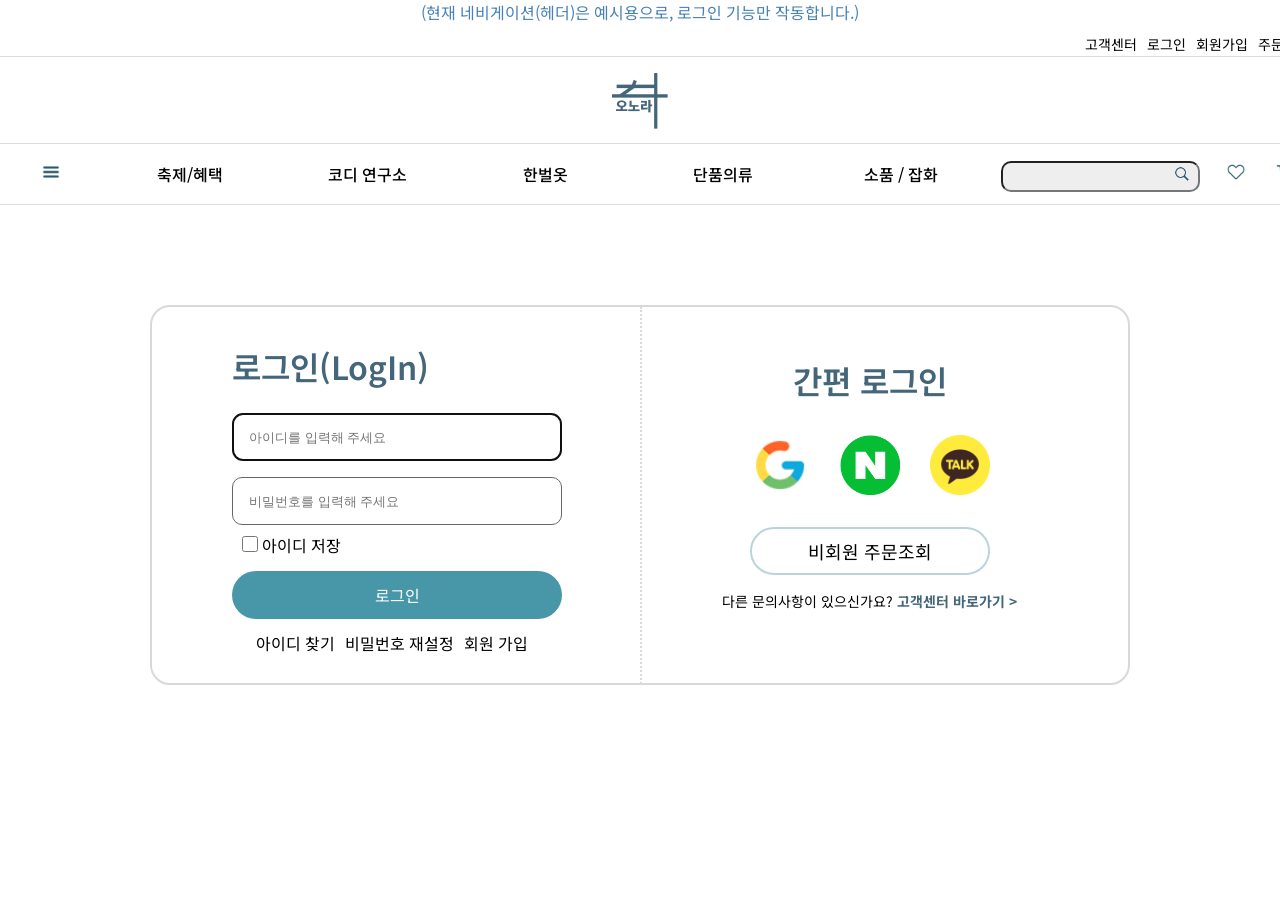
<file: index.html>
<!DOCTYPE html>
<html lang="ko">

<head>
  <meta charset="UTF-8">
  <meta name="viewport" content="width=device-width, initial-scale=1.0">
  <title>LogIn</title>
</head>
<!-- Css -->
<link rel="stylesheet" href="./css/header.css">
<link rel="stylesheet" href="./css/login.css">
<!-- font -->
<link href="https://fonts.googleapis.com/css2?family=Noto+Sans+KR:wght@100..900&display=swap" rel="stylesheet">
<!-- js -->
 <script src="./js/login.js"></script>

<style>
  /* Default_Style */
  * {
    margin: 0;
    padding: 0;
    box-sizing: border-box;
  }

  li {
    list-style: none;
  }

  a {
    color: black;
    text-decoration: none;
  }

  img {
    width: 100%;
    height: 100%;
    object-fit: cover;
  }

  body {
    font-family: 'Noto Sans KR', sans-serif;
  }
</style>

<body>

  <!-- Header -->
  <header class="header">
    <div class="header_info">
      <p>(현재 네비게이션(헤더)은 예시용으로, 로그인 기능만 작동합니다.)</p>
    </div>
    <nav class="header_top">
      <ul>
        <li><a href="#!">고객센터</a></li>
        <li><a href="./login.html">로그인</a></li>
        <li><a href="./join_info.html">회원가입</a></li>
        <li><a href="#!">주문조회</a></li>
      </ul> <!--header_top-->
    </nav>
    <div class="logo_box">
      <div class="top_logo">
        <a href="./login.html">
          <img src="./img/logo_simple.png" alt="로고 이미지">
        </a>
      </div>
    </div>
    <div class="menu_outer">
      <nav class="gnb">
        <ul class="main_left">
          <li class="btn_menu menu_icon"><img src="./img/hamburger_icon.png" alt="전체 메뉴 보기"></li>
          <li>
            <div class="dropdown">
              <ul class="drop_menu">
                <li class="drop_main"><a href="#!">축제/혜택</a>
                  <ul>
                    <li class="drop_sub"><a href="#!">지역 축제 코디</a></li>
                    <li class="drop_sub"><a href="#!">시즌 / 테마 기획전</a></li>
                    <li class="drop_sub"><a href="#!">할인 / 특가 모음</a></li>
                    <li class="drop_sub"><a href="#!">고객 참여 이벤트</a></li>
                  </ul>
                </li><!--main_축제/혜택-->
                <li class="drop_main"><a href="#!">코디 연구소</a>
                  <ul>
                    <li class="drop_sub"><a href="#!">룩북 & 인기 스타일</a></li>
                    <li class="drop_sub"><a href="#!">착용 가이드</a></li>
                    <li class="drop_sub"><a href="#!">사이즈 가이드</a></li>
                    <li class="drop_sub"><a href="#!">소재 및 세탁법</a></li>
                  </ul>
                </li><!--main_코디 연구소-->
                <li class="drop_main"><a href="#!">한벌옷</a>
                  <ul>
                    <li class="drop_sub"><a href="#!">외투</a></li>
                    <li class="drop_sub"><a href="#!">원피스</a></li>
                    <li class="drop_sub"><a href="#!">상/하의 세트</a></li>
                    <li class="drop_sub"><a href="#!">트레이닝 세트</a></li>
                  </ul>
                </li><!--main_한벌옷-->
                <li class="drop_main"><a href="#!">단품의류</a>
                  <ul>
                    <li class="drop_sub"><a href="#!">저고리</a></li>
                    <li class="drop_sub"><a href="#!">셔츠 / 블라우스</a></li>
                    <li class="drop_sub"><a href="#!">허리치마</a></li>
                    <li class="drop_sub"><a href="#!">바지</a></li>
                  </ul>
                </li><!--main_단품의류-->
                <li class="drop_main"><a href="#!">소품 / 잡화</a>
                  <ul>
                    <li class="drop_sub"><a href="#!">신발</a></li>
                    <li class="drop_sub"><a href="#!">장신구</a></li>
                    <li class="drop_sub"><a href="#!">생활용품</a></li>
                    <li class="drop_sub"><a href="#!">기타</a></li>
                  </ul>
                </li><!--main_소품/잡화-->
              </ul>
            </div>
          </li>
        </ul>
        <ul class="main_middle">
          <li class="main_menu"><a href="#!">축제/혜택</a>
            <ul class="sub_menu">
              <li><a href="#!">지역 축제 코디</a></li>
              <li><a href="#!">시즌 / 테마 기획전</a></li>
              <li><a href="#!">할인 / 특가 모음</a></li>
              <li><a href="#!">고객 참여 이벤트</a></li>
            </ul>
          </li><!--main_축제/혜택-->
          <li class="main_menu"><a href="#!">코디 연구소</a>
            <ul class="sub_menu">
              <li><a href="#!">룩북 & 인기 스타일</a></li>
              <li><a href="#!">착용 가이드</a></li>
              <li><a href="#!">사이즈 가이드</a></li>
              <li><a href="#!">소재 및 세탁법</a></li>
            </ul>
          </li><!--main_코디 연구소-->
          <li class="main_menu"><a href="#!">한벌옷</a>
            <ul class="sub_menu">
              <li><a href="#">외투</a></li>
              <li><a href="#">원피스</a></li>
              <li><a href="#">상/하의 세트</a></li>
              <li><a href="#">트레이닝 세트</a></li>
            </ul>
          </li><!--main_한벌옷-->
          <li class="main_menu"><a href="#!">단품의류</a>
            <ul class="sub_menu">
              <li><a href="#!">저고리</a></li>
              <li><a href="#!">셔츠 / 블라우스</a></li>
              <li><a href="#!">허리치마</a></li>
              <li><a href="#!">바지</a></li>
            </ul>
          </li><!--main_단품의류-->
          <li class="main_menu"><a href="#!">소품 / 잡화</a>
            <ul class="sub_menu">
              <li><a href="#!">신발</a></li>
              <li><a href="#!">장신구</a></li>
              <li><a href="#!">생활용품</a></li>
              <li><a href="#!">기타</a></li>
            </ul>
          </li><!--main_소품/잡화-->
        </ul>
        <ul class="main_right">
          <li class="search_item">
            <input id="main_search_input" type="search">
            <img class="menu_icon menu_search" src="./img/search_icon.png" alt="돋보기">
            <div class="search_dropdown"></div>
          </li>
          <li class="menu_icon"><a href="#!"><img src="./img/like_icon_em_g.png" alt="좋아요"></li></a>
          <li class="menu_icon"><a href="#!"><img src="./img/shopping_cart_icon.png" alt="장바구니"></a></li>
        </ul>
      </nav>
    </div>
  </header>
  <div class="header_back" id="header"></div>

  <!---------------------- LogIn ---------------------->

  <div class="wrap_LogIn">
    <div class="left_Loginbox">
      <h1>로그인(LogIn)</h1>
      <input type="text" class="inputbox" placeholder="아이디를 입력해 주세요" autofocus><br>
      <input type="password" class="inputbox" placeholder="비밀번호를 입력해 주세요"><br>
      <div class="save_id">
        <input type="checkbox"> <span>아이디 저장</span>
      </div>
      <div class="loginbox">
        <p>로그인</p>
      </div>
      <ul class="etc_option">
        <li><a href="./find.html">아이디 찾기</a></li>
        <li><a href="./find.html#find_pw">비밀번호 재설정</a></li>
        <li><a href="./join_info.html">회원 가입</a></li>
      </ul>
    </div>
    <div class="right_Loginbox">
      <h1>간편 로그인</h1>
      <ul class="login_social">
        <li>
          <div><a href="https://accounts.google.com"><img src="./img/icon_google.png" alt="구글 아이콘"></a></div>
        </li>
        <li>
          <div><a href="https://nid.naver.com/nidlogin.login"><img src="./img/icon_naver.png" alt="네이버 아이콘"></a></div>
        </li>
        <li>
          <div><a
              href="https://accounts.kakao.com/login/?continue=https%3A%2F%2Faccounts.kakao.com%2Fweblogin%2Faccount#login"><img
                src="./img/icon_kakaotalk.png" alt="카카오 아이콘"></a></div>
        </li>
      </ul>
      <div class="none-member">비회원 주문조회</div>
      <div class="service_center">
        <span>다른 문의사항이 있으신가요?</span>
        <span class="link_center"><a href="#!">고객센터 바로가기 ></a></span>
      </div>
    </div>
  </div>


</body>

</html>
</file>
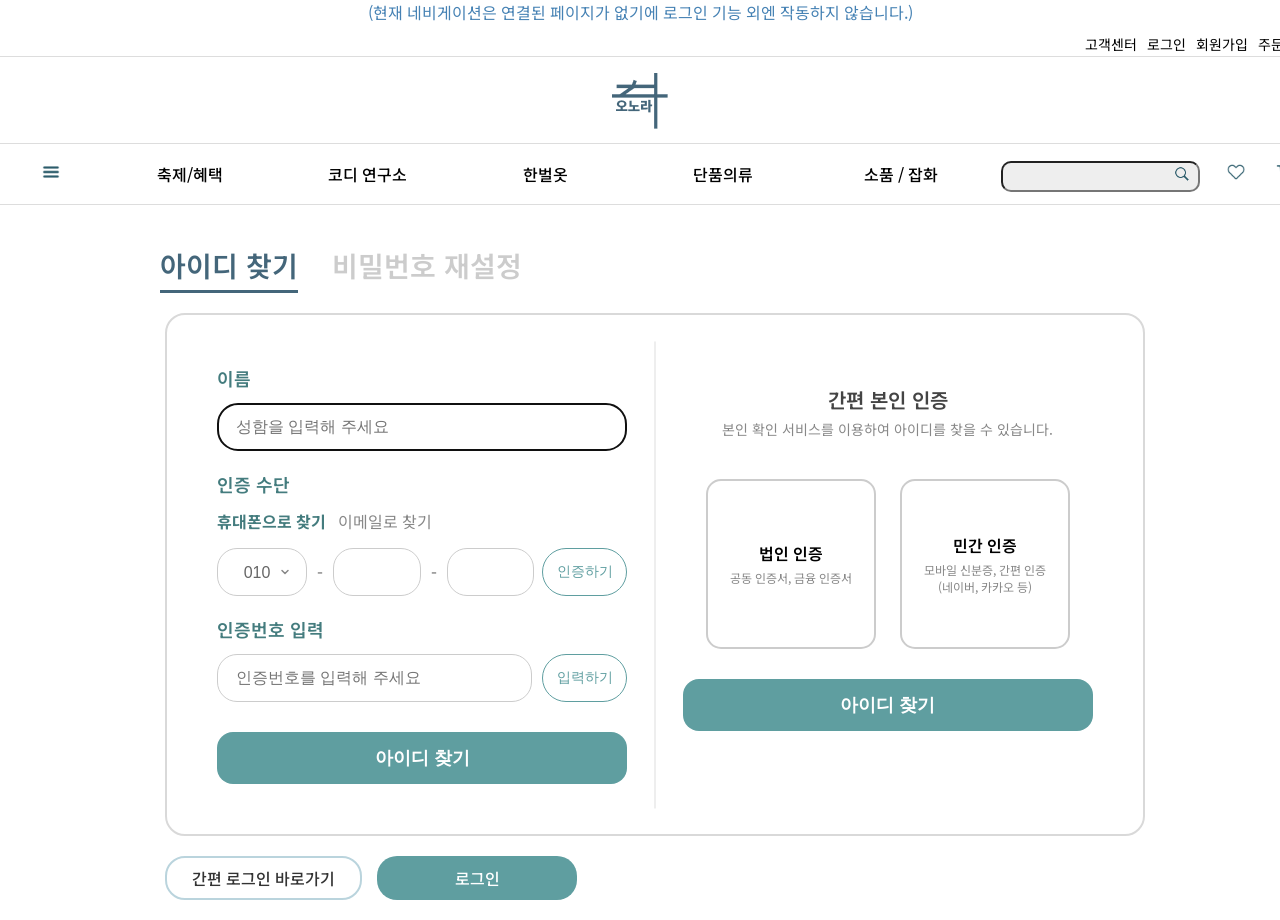
<file: find.html>
<!DOCTYPE html>
<html lang="ko">

<head>
  <meta charset="UTF-8">
  <meta name="viewport" content="width=device-width, initial-scale=1.0">
  <title>LogIn</title>
</head>
<!-- Css -->
<link rel="stylesheet" href="./css/header.css">
<link rel="stylesheet" href="./css/find.css">
<!-- font -->
<link href="https://fonts.googleapis.com/css2?family=Noto+Sans+KR:wght@100..900&display=swap" rel="stylesheet">

<script src="./js/find.js"></script>


<style>
  /* Default_Style */
  * {
    margin: 0;
    padding: 0;
    box-sizing: border-box;
  }

  li {
    list-style: none;
  }

  a {
    color: black;
    text-decoration: none;
  }

  img {
    width: 100%;
    height: 100%;
    object-fit: cover;
  }

  body {
    font-family: 'Noto Sans KR', sans-serif;
  }
</style>

<body>

  <!-- Header -->
  <header class="header">
    <div class="header_info">
      <p>(현재 네비게이션은 연결된 페이지가 없기에 로그인 기능 외엔 작동하지 않습니다.)</p>
    </div>
    <nav class="header_top">
      <ul>
        <li><a href="#!">고객센터</a></li>
        <li><a href="./login.html">로그인</a></li>
        <li><a href="./join_info.html">회원가입</a></li>
        <li><a href="#!">주문조회</a></li>
      </ul> <!--header_top-->
    </nav>
    <div class="logo_box">
      <div class="top_logo">
        <a href="./login.html">
          <img src="./img/logo_simple.png" alt="로고 이미지">
        </a>
      </div>
    </div>
    <div class="menu_outer">
      <nav class="gnb">
        <ul class="main_left">
          <li class="btn_menu menu_icon"><img src="./img/hamburger_icon.png" alt="전체 메뉴 보기"></li>
          <li>
            <div class="dropdown">
              <ul class="drop_menu">
                <li class="drop_main"><a href="#!">축제/혜택</a>
                  <ul>
                    <li class="drop_sub"><a href="#!">지역 축제 코디</a></li>
                    <li class="drop_sub"><a href="#!">시즌 / 테마 기획전</a></li>
                    <li class="drop_sub"><a href="#!">할인 / 특가 모음</a></li>
                    <li class="drop_sub"><a href="#!">고객 참여 이벤트</a></li>
                  </ul>
                </li><!--main_축제/혜택-->
                <li class="drop_main"><a href="#!">코디 연구소</a>
                  <ul>
                    <li class="drop_sub"><a href="#!">룩북 & 인기 스타일</a></li>
                    <li class="drop_sub"><a href="#!">착용 가이드</a></li>
                    <li class="drop_sub"><a href="#!">사이즈 가이드</a></li>
                    <li class="drop_sub"><a href="#!">소재 및 세탁법</a></li>
                  </ul>
                </li><!--main_코디 연구소-->
                <li class="drop_main"><a href="#!">한벌옷</a>
                  <ul>
                    <li class="drop_sub"><a href="#!">외투</a></li>
                    <li class="drop_sub"><a href="#!">원피스</a></li>
                    <li class="drop_sub"><a href="#!">상/하의 세트</a></li>
                    <li class="drop_sub"><a href="#!">트레이닝 세트</a></li>
                  </ul>
                </li><!--main_한벌옷-->
                <li class="drop_main"><a href="#!">단품의류</a>
                  <ul>
                    <li class="drop_sub"><a href="#!">저고리</a></li>
                    <li class="drop_sub"><a href="#!">셔츠 / 블라우스</a></li>
                    <li class="drop_sub"><a href="#!">허리치마</a></li>
                    <li class="drop_sub"><a href="#!">바지</a></li>
                  </ul>
                </li><!--main_단품의류-->
                <li class="drop_main"><a href="#!">소품 / 잡화</a>
                  <ul>
                    <li class="drop_sub"><a href="#!">신발</a></li>
                    <li class="drop_sub"><a href="#!">장신구</a></li>
                    <li class="drop_sub"><a href="#!">생활용품</a></li>
                    <li class="drop_sub"><a href="#!">기타</a></li>
                  </ul>
                </li><!--main_소품/잡화-->
              </ul>
            </div>
          </li>
        </ul>
        <ul class="main_middle">
          <li class="main_menu"><a href="#!">축제/혜택</a>
            <ul class="sub_menu">
              <li><a href="#!">지역 축제 코디</a></li>
              <li><a href="#!">시즌 / 테마 기획전</a></li>
              <li><a href="#!">할인 / 특가 모음</a></li>
              <li><a href="#!">고객 참여 이벤트</a></li>
            </ul>
          </li><!--main_축제/혜택-->
          <li class="main_menu"><a href="#!">코디 연구소</a>
            <ul class="sub_menu">
              <li><a href="#!">룩북 & 인기 스타일</a></li>
              <li><a href="#!">착용 가이드</a></li>
              <li><a href="#!">사이즈 가이드</a></li>
              <li><a href="#!">소재 및 세탁법</a></li>
            </ul>
          </li><!--main_코디 연구소-->
          <li class="main_menu"><a href="#!">한벌옷</a>
            <ul class="sub_menu">
              <li><a href="#">외투</a></li>
              <li><a href="#">원피스</a></li>
              <li><a href="#">상/하의 세트</a></li>
              <li><a href="#">트레이닝 세트</a></li>
            </ul>
          </li><!--main_한벌옷-->
          <li class="main_menu"><a href="#!">단품의류</a>
            <ul class="sub_menu">
              <li><a href="#!">저고리</a></li>
              <li><a href="#!">셔츠 / 블라우스</a></li>
              <li><a href="#!">허리치마</a></li>
              <li><a href="#!">바지</a></li>
            </ul>
          </li><!--main_단품의류-->
          <li class="main_menu"><a href="#!">소품 / 잡화</a>
            <ul class="sub_menu">
              <li><a href="#!">신발</a></li>
              <li><a href="#!">장신구</a></li>
              <li><a href="#!">생활용품</a></li>
              <li><a href="#!">기타</a></li>
            </ul>
          </li><!--main_소품/잡화-->
        </ul>
        <ul class="main_right">
          <li class="search_item">
            <input id="main_search_input" type="search">
            <img class="menu_icon menu_search" src="./img/search_icon.png" alt="돋보기">
            <div class="search_dropdown"></div>
          </li>
          <li class="menu_icon"><a href="#!"><img src="./img/like_icon_em_g.png" alt="좋아요"></li></a>
          <li class="menu_icon"><a href="#!"><img src="./img/shopping_cart_icon.png" alt="장바구니"></a></li>
        </ul>
      </nav>
    </div>
  </header>
  <div class="header_back" id="header"></div>

  <!---------------------- Find_Id ---------------------->

  <!-- <div class="wrap_search_id">
    <div class="left_serch_id">

    </div>
    <div class="right_serch_id">
       
    </div>
  </div> -->

  <input type="radio" name="find_page" id="find_id" class="find" checked>
  <input type="radio" name="find_page" id="find_pw" class="find">

  <div class="find_title_wrap">
    <label for="find_id" class="page_title">아이디 찾기</label>
    <label for="find_pw" class="page_title">비밀번호 재설정</label>
  </div>

  <div class="find_id_page">


    <div class="find_id_wrap">
      <div class="find_info_area">

        <div class="input_group">
          <p class="input_label">이름</p>
          <input type="text" placeholder="성함을 입력해 주세요" class="input_field" autofocus>
        </div>

        <div class="input_group verification_section">
          <p class="input_label">인증 수단</p>

          <input type="radio" name="find_id" id="id_phone" class="radio_id_phone" checked style="display:none;">
          <input type="radio" name="find_id" id="id_email" class="radio_id_email" style="display:none;">

          <div class="find_options">
            <label for="id_phone" class="id_phone">휴대폰으로 찾기</label>
            <label for="id_email" class="id_email">이메일로 찾기</label>
          </div>

          <div class="phone_input_container toggle_content">
            <select name="phone_num" class="first_num">
              <option value="010">010</option>
              <option value="011">011</option>
              <option value="012">012</option>
            </select>
            <p>-</p>
            <input type="text" class="input_field input_num" maxlength="4">
            <p>-</p>
            <input type="text" class="input_field input_num" maxlength="4">
            <button type="button" class="btn_verify">인증하기</button>
          </div>

          <div class="email_input_container toggle_content">
            <input type="text" class="input_field input_email">
            <p>@</p>
            <select name="email_domain" class="domain_select">
              <option value="select">-- 선택 --</option>
              <option value="direct">직접 입력</option>
              <option value="naver.com">naver.com</option>
              <option value="gmail.com">gmail.com</option>
              <option value="daum.net">daum.net</option>
              <option value="hanmail.net">hanmail.net</option>
              <option value="nate.com">nate.com</option>
              <option value="kakao.com">kakao.com</option>
            </select>
            <button type="button" class="btn_verify">인증하기</button>
          </div>
        </div>

        <div class="input_group verify_confirm_area">
          <p class="input_label">인증번호 입력</p>
          <div class="confirm_flex">
            <input type="text" placeholder="인증번호를 입력해 주세요" class="input_field">
            <button type="button" class="btn_verify">입력하기</button>
          </div>
        </div>

        <button type="submit" class="btn_find_id main_btn">
          <a href="./find_id_result.html">아이디 찾기</a></button>
      </div>

      <div class="simple_auth_area">
        <h3 class="auth_title">간편 본인 인증</h3>
        <p class="auth_description">
          본인 확인 서비스를 이용하여 아이디를 찾을 수 있습니다.
        </p>

        <div class="auth_methods">
          <div class="auth_box">
            <p class="box_main_txt">법인 인증</p>
            <small>공동 인증서, 금융 인증서</small>
          </div>
          <div class="auth_box">
            <p class="box_main_txt">민간 인증</p>
            <small>모바일 신분증, 간편 인증<br>(네이버, 카카오 등)</small>
          </div>
        </div>

        <button type="button" class="btn_find_id sub_btn"><a href="./find_id_result.html">아이디 찾기</a></button>
      </div>
    </div>

    <ul class="bottom_buttons">
      <li><a href="./login.html" class="btn_bottom sub_link">간편 로그인 바로가기</a></li>
      <li><a href="./login.html" class="btn_bottom main_btn">로그인</a></li>
    </ul>
  </div>

  <!---------------------- Find_Pw ---------------------->

  <div class="find_pw_page">

    <div class="find_id_wrap">
      <div class="find_info_area">

        <div class="input_group">
          <p class="input_label">ID</p>
          <input type="text" placeholder="회원 ID를 입력해 주세요" class="input_field" autofocus>
        </div>

        <div class="input_group verification_section">
          <p class="input_label">인증 수단</p>

          <input type="radio" name="find_pw" id="pw_phone" class="radio_id_phone" checked style="display:none;">
          <input type="radio" name="find_pw" id="pw_email" class="radio_id_email" style="display:none;">

          <div class="find_options">
            <label for="pw_phone" class="pw_phone">휴대폰으로 찾기</label>
            <label for="pw_email" class="pw_email">이메일로 찾기</label>
          </div>

          <div class="phone_input_container toggle_content">
            <select name="phone_num" class="first_num">
              <option value="010">010</option>
              <option value="011">011</option>
              <option value="012">012</option>
            </select>
            <p>-</p>
            <input type="text" class="input_field input_num" maxlength="4">
            <p>-</p>
            <input type="text" class="input_field input_num" maxlength="4">
            <button type="button" class="btn_verify">인증하기</button>
          </div>

          <div class="email_input_container toggle_content">
            <input type="text" class="input_field input_email">
            <p>@</p>
            <select name="email_domain" class="domain_select">
              <option value="direct">직접 입력</option>
              <option value="naver.com">naver.com</option>
              <option value="gmail.com">gmail.com</option>
              <option value="daum.net">daum.net</option>
              <option value="hanmail.net">hanmail.net</option>
              <option value="nate.com">nate.com</option>
              <option value="kakao.com">kakao.com</option>
            </select>
            <button type="button" class="btn_verify">인증하기</button>
          </div>
        </div>

        <div class="input_group verify_confirm_area">
          <p class="input_label">인증번호 입력</p>
          <div class="confirm_flex">
            <input type="text" placeholder="인증번호를 입력해 주세요" class="input_field">
            <button type="button" class="btn_verify">입력하기</button>
          </div>
        </div>

        <button type="submit" class="btn_find_id main_btn">
          <a href="./find_pw_result.html">비밀번호 재설정</a></button>
      </div>

      <div class="simple_auth_area">
        <h3 class="auth_title">간편 본인 인증</h3>
        <p class="auth_description">
          본인 확인 서비스를 이용하여 아이디를 찾을 수 있습니다.
        </p>

        <div class="auth_methods">
          <div class="auth_box">
            <p class="box_main_txt">법인 인증</p>
            <small>공동 인증서, 금융 인증서</small>
          </div>
          <div class="auth_box">
            <p class="box_main_txt">민간 인증</p>
            <small>모바일 신분증, 간편 인증<br>(네이버, 카카오 등)</small>
          </div>
        </div>

        <button type="button" class="btn_find_id sub_btn"><a href="./find_pw_result.html">비밀번호 재설정</a></button>
      </div>




    </div>

    <ul class="bottom_buttons">
      <li><a href="./login.html" class="btn_bottom sub_link">간편 로그인 바로가기</a></li>
      <li><a href="./login.html" class="btn_bottom main_btn">로그인</a></li>
    </ul>
  </div>

</body>

</html>
</file>
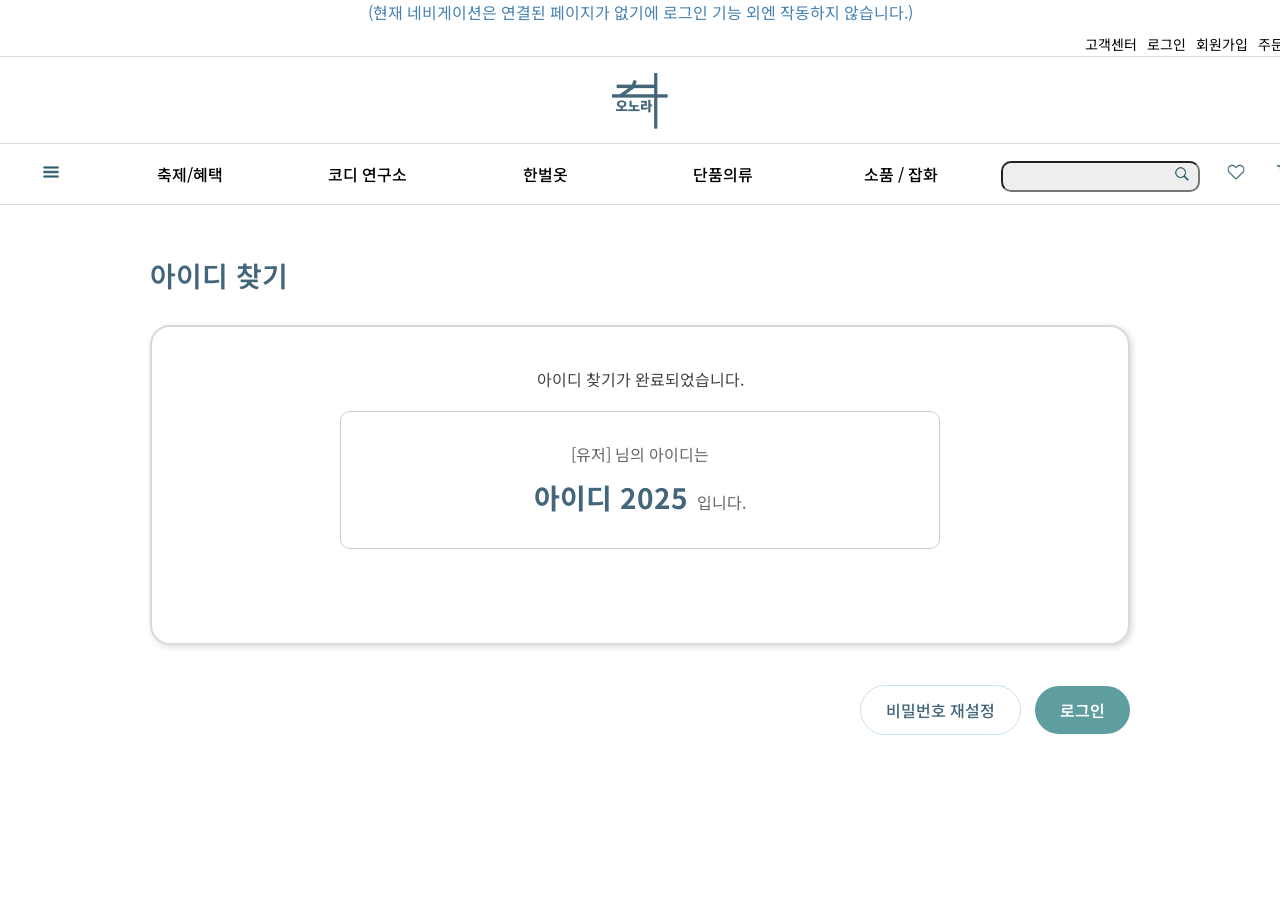
<file: find_id_result.html>
<!DOCTYPE html>
<html lang="ko">

<head>
  <meta charset="UTF-8">
  <meta name="viewport" content="width=device-width, initial-scale=1.0">
  <title>LogIn</title>
</head>
<!-- Css -->
<link rel="stylesheet" href="./css/header.css">
<link rel="stylesheet" href="./css/find_id_result.css">
<!-- font -->
<link href="https://fonts.googleapis.com/css2?family=Noto+Sans+KR:wght@100..900&display=swap" rel="stylesheet">

<style>
  /* Default_Style */
  * {
    margin: 0;
    padding: 0;
    box-sizing: border-box;
  }

  li {
    list-style: none;
  }

  a {
    color: black;
    text-decoration: none;
  }

  img {
    width: 100%;
    height: 100%;
    object-fit: cover;
  }

  body {
    font-family: 'Noto Sans KR', sans-serif;
  }
</style>

<body>

  <!-- Header -->
  <header class="header">
    <div class="header_info">
      <p>(현재 네비게이션은 연결된 페이지가 없기에 로그인 기능 외엔 작동하지 않습니다.)</p>
    </div>
    <nav class="header_top">
      <ul>
        <li><a href="#!">고객센터</a></li>
        <li><a href="./login.html">로그인</a></li>
        <li><a href="./join_info.html">회원가입</a></li>
        <li><a href="#!">주문조회</a></li>
      </ul> <!--header_top-->
    </nav>
    <div class="logo_box">
      <div class="top_logo">
        <a href="./login.html">
          <img src="./img/logo_simple.png" alt="로고 이미지">
        </a>
      </div>
    </div>
    <div class="menu_outer">
      <nav class="gnb">
        <ul class="main_left">
          <li class="btn_menu menu_icon"><img src="./img/hamburger_icon.png" alt="전체 메뉴 보기"></li>
          <li>
            <div class="dropdown">
              <ul class="drop_menu">
                <li class="drop_main"><a href="#!">축제/혜택</a>
                  <ul>
                    <li class="drop_sub"><a href="#!">지역 축제 코디</a></li>
                    <li class="drop_sub"><a href="#!">시즌 / 테마 기획전</a></li>
                    <li class="drop_sub"><a href="#!">할인 / 특가 모음</a></li>
                    <li class="drop_sub"><a href="#!">고객 참여 이벤트</a></li>
                  </ul>
                </li><!--main_축제/혜택-->
                <li class="drop_main"><a href="#!">코디 연구소</a>
                  <ul>
                    <li class="drop_sub"><a href="#!">룩북 & 인기 스타일</a></li>
                    <li class="drop_sub"><a href="#!">착용 가이드</a></li>
                    <li class="drop_sub"><a href="#!">사이즈 가이드</a></li>
                    <li class="drop_sub"><a href="#!">소재 및 세탁법</a></li>
                  </ul>
                </li><!--main_코디 연구소-->
                <li class="drop_main"><a href="#!">한벌옷</a>
                  <ul>
                    <li class="drop_sub"><a href="#!">외투</a></li>
                    <li class="drop_sub"><a href="#!">원피스</a></li>
                    <li class="drop_sub"><a href="#!">상/하의 세트</a></li>
                    <li class="drop_sub"><a href="#!">트레이닝 세트</a></li>
                  </ul>
                </li><!--main_한벌옷-->
                <li class="drop_main"><a href="#!">단품의류</a>
                  <ul>
                    <li class="drop_sub"><a href="#!">저고리</a></li>
                    <li class="drop_sub"><a href="#!">셔츠 / 블라우스</a></li>
                    <li class="drop_sub"><a href="#!">허리치마</a></li>
                    <li class="drop_sub"><a href="#!">바지</a></li>
                  </ul>
                </li><!--main_단품의류-->
                <li class="drop_main"><a href="#!">소품 / 잡화</a>
                  <ul>
                    <li class="drop_sub"><a href="#!">신발</a></li>
                    <li class="drop_sub"><a href="#!">장신구</a></li>
                    <li class="drop_sub"><a href="#!">생활용품</a></li>
                    <li class="drop_sub"><a href="#!">기타</a></li>
                  </ul>
                </li><!--main_소품/잡화-->
              </ul>
            </div>
          </li>
        </ul>
        <ul class="main_middle">
          <li class="main_menu"><a href="#!">축제/혜택</a>
            <ul class="sub_menu">
              <li><a href="#!">지역 축제 코디</a></li>
              <li><a href="#!">시즌 / 테마 기획전</a></li>
              <li><a href="#!">할인 / 특가 모음</a></li>
              <li><a href="#!">고객 참여 이벤트</a></li>
            </ul>
          </li><!--main_축제/혜택-->
          <li class="main_menu"><a href="#!">코디 연구소</a>
            <ul class="sub_menu">
              <li><a href="#!">룩북 & 인기 스타일</a></li>
              <li><a href="#!">착용 가이드</a></li>
              <li><a href="#!">사이즈 가이드</a></li>
              <li><a href="#!">소재 및 세탁법</a></li>
            </ul>
          </li><!--main_코디 연구소-->
          <li class="main_menu"><a href="#!">한벌옷</a>
            <ul class="sub_menu">
              <li><a href="#">외투</a></li>
              <li><a href="#">원피스</a></li>
              <li><a href="#">상/하의 세트</a></li>
              <li><a href="#">트레이닝 세트</a></li>
            </ul>
          </li><!--main_한벌옷-->
          <li class="main_menu"><a href="#!">단품의류</a>
            <ul class="sub_menu">
              <li><a href="#!">저고리</a></li>
              <li><a href="#!">셔츠 / 블라우스</a></li>
              <li><a href="#!">허리치마</a></li>
              <li><a href="#!">바지</a></li>
            </ul>
          </li><!--main_단품의류-->
          <li class="main_menu"><a href="#!">소품 / 잡화</a>
            <ul class="sub_menu">
              <li><a href="#!">신발</a></li>
              <li><a href="#!">장신구</a></li>
              <li><a href="#!">생활용품</a></li>
              <li><a href="#!">기타</a></li>
            </ul>
          </li><!--main_소품/잡화-->
        </ul>
        <ul class="main_right">
          <li class="search_item">
            <input id="main_search_input" type="search">
            <img class="menu_icon menu_search" src="./img/search_icon.png" alt="돋보기">
            <div class="search_dropdown"></div>
          </li>
          <li class="menu_icon"><a href="#!"><img src="./img/like_icon_em_g.png" alt="좋아요"></li></a>
          <li class="menu_icon"><a href="#!"><img src="./img/shopping_cart_icon.png" alt="장바구니"></a></li>
        </ul>
      </nav>
    </div>
  </header>
  <div class="header_back" id="header"></div>

  <!---------------------- Find_Id ---------------------->

  <!-- <div class="wrap_search_id">
    <div class="left_serch_id">

    </div>
    <div class="right_serch_id">
       
    </div>
  </div> -->

  <div class="find_id_page">
    <h2 class="page_title">아이디 찾기</h2>
    <div class="find_id_wrap">
      <p>아이디 찾기가 완료되었습니다.</p>
      <div class="result_box">
        <p>[유저] 님의 아이디는</p>
        <span>아이디 2025</span>
        <span>입니다.</span>
      </div>
    </div>
    <div class="button_group"> 
      <a href="#" class="btn_reset_pw">비밀번호 재설정</a>
      <a href="./login.html" class="btn_login">로그인</a>
    </div>
  </div>

</body>

</html>
</file>
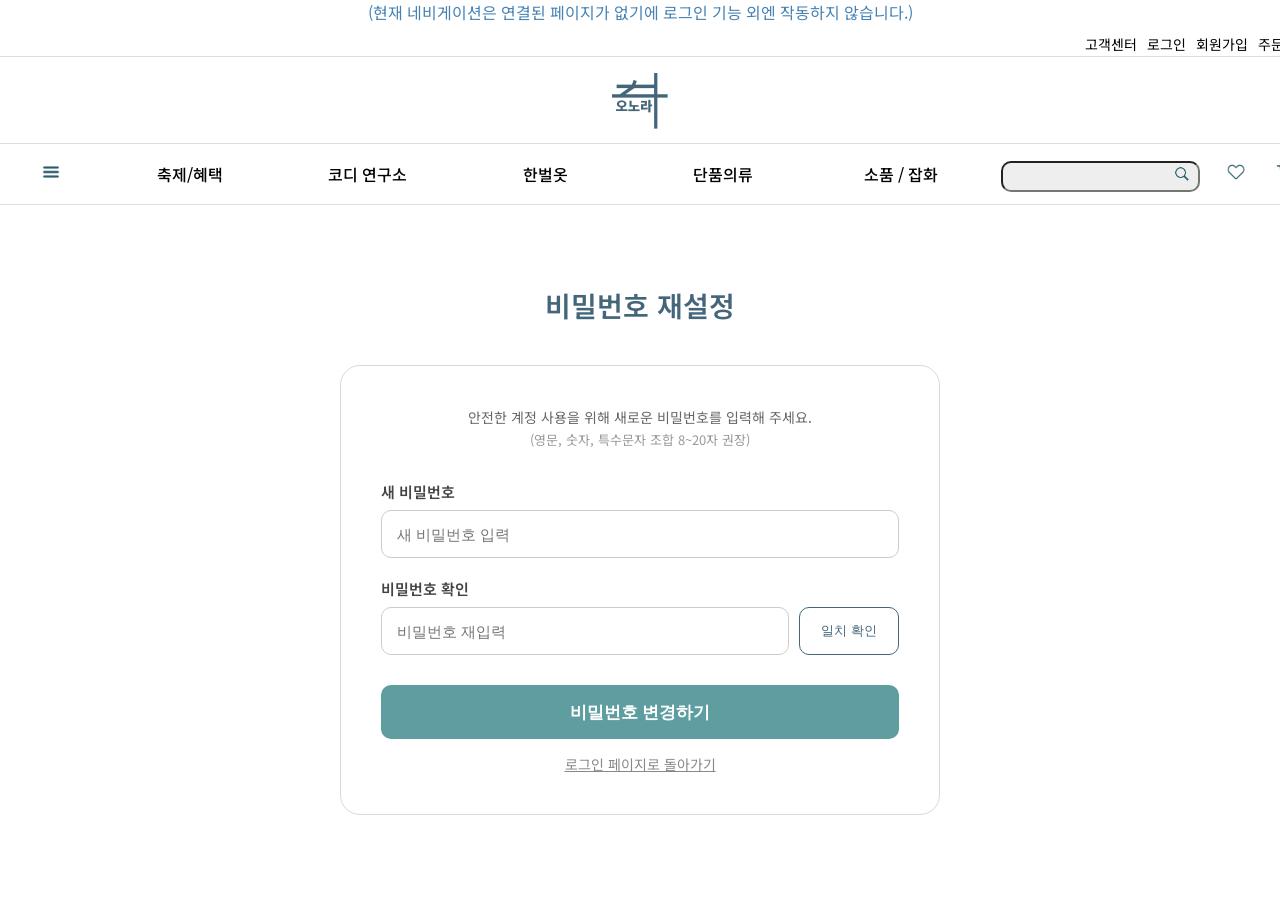
<file: find_pw_result.html>
<!DOCTYPE html>
<html lang="ko">

<head>
  <meta charset="UTF-8">
  <meta name="viewport" content="width=device-width, initial-scale=1.0">
  <title>LogIn</title>
</head>
<!-- Css -->
<link rel="stylesheet" href="./css/header.css">
<link rel="stylesheet" href="./css/find_result.css">
<!-- font -->
<link href="https://fonts.googleapis.com/css2?family=Noto+Sans+KR:wght@100..900&display=swap" rel="stylesheet">
<!-- js -->
 <script src="./js/find_result.js"></script>

<style>
  /* Default_Style */
  * {
    margin: 0;
    padding: 0;
    box-sizing: border-box;
  }

  li {
    list-style: none;
  }

  a {
    color: black;
    text-decoration: none;
  }

  img {
    width: 100%;
    height: 100%;
    object-fit: cover;
  }

  body {
    font-family: 'Noto Sans KR', sans-serif;
  }
</style>

<body>

  <!-- Header -->
  <header class="header">
    <div class="header_info">
      <p>(현재 네비게이션은 연결된 페이지가 없기에 로그인 기능 외엔 작동하지 않습니다.)</p>
    </div>
    <nav class="header_top">
      <ul>
        <li><a href="#!">고객센터</a></li>
        <li><a href="./login.html">로그인</a></li>
        <li><a href="./join_info.html">회원가입</a></li>
        <li><a href="#!">주문조회</a></li>
      </ul> <!--header_top-->
    </nav>
    <div class="logo_box">
      <div class="top_logo">
        <a href="./login.html">
          <img src="./img/logo_simple.png" alt="로고 이미지">
        </a>
      </div>
    </div>
    <div class="menu_outer">
      <nav class="gnb">
        <ul class="main_left">
          <li class="btn_menu menu_icon"><img src="./img/hamburger_icon.png" alt="전체 메뉴 보기"></li>
          <li>
            <div class="dropdown">
              <ul class="drop_menu">
                <li class="drop_main"><a href="#!">축제/혜택</a>
                  <ul>
                    <li class="drop_sub"><a href="#!">지역 축제 코디</a></li>
                    <li class="drop_sub"><a href="#!">시즌 / 테마 기획전</a></li>
                    <li class="drop_sub"><a href="#!">할인 / 특가 모음</a></li>
                    <li class="drop_sub"><a href="#!">고객 참여 이벤트</a></li>
                  </ul>
                </li><!--main_축제/혜택-->
                <li class="drop_main"><a href="#!">코디 연구소</a>
                  <ul>
                    <li class="drop_sub"><a href="#!">룩북 & 인기 스타일</a></li>
                    <li class="drop_sub"><a href="#!">착용 가이드</a></li>
                    <li class="drop_sub"><a href="#!">사이즈 가이드</a></li>
                    <li class="drop_sub"><a href="#!">소재 및 세탁법</a></li>
                  </ul>
                </li><!--main_코디 연구소-->
                <li class="drop_main"><a href="#!">한벌옷</a>
                  <ul>
                    <li class="drop_sub"><a href="#!">외투</a></li>
                    <li class="drop_sub"><a href="#!">원피스</a></li>
                    <li class="drop_sub"><a href="#!">상/하의 세트</a></li>
                    <li class="drop_sub"><a href="#!">트레이닝 세트</a></li>
                  </ul>
                </li><!--main_한벌옷-->
                <li class="drop_main"><a href="#!">단품의류</a>
                  <ul>
                    <li class="drop_sub"><a href="#!">저고리</a></li>
                    <li class="drop_sub"><a href="#!">셔츠 / 블라우스</a></li>
                    <li class="drop_sub"><a href="#!">허리치마</a></li>
                    <li class="drop_sub"><a href="#!">바지</a></li>
                  </ul>
                </li><!--main_단품의류-->
                <li class="drop_main"><a href="#!">소품 / 잡화</a>
                  <ul>
                    <li class="drop_sub"><a href="#!">신발</a></li>
                    <li class="drop_sub"><a href="#!">장신구</a></li>
                    <li class="drop_sub"><a href="#!">생활용품</a></li>
                    <li class="drop_sub"><a href="#!">기타</a></li>
                  </ul>
                </li><!--main_소품/잡화-->
              </ul>
            </div>
          </li>
        </ul>
        <ul class="main_middle">
          <li class="main_menu"><a href="#!">축제/혜택</a>
            <ul class="sub_menu">
              <li><a href="#!">지역 축제 코디</a></li>
              <li><a href="#!">시즌 / 테마 기획전</a></li>
              <li><a href="#!">할인 / 특가 모음</a></li>
              <li><a href="#!">고객 참여 이벤트</a></li>
            </ul>
          </li><!--main_축제/혜택-->
          <li class="main_menu"><a href="#!">코디 연구소</a>
            <ul class="sub_menu">
              <li><a href="#!">룩북 & 인기 스타일</a></li>
              <li><a href="#!">착용 가이드</a></li>
              <li><a href="#!">사이즈 가이드</a></li>
              <li><a href="#!">소재 및 세탁법</a></li>
            </ul>
          </li><!--main_코디 연구소-->
          <li class="main_menu"><a href="#!">한벌옷</a>
            <ul class="sub_menu">
              <li><a href="#">외투</a></li>
              <li><a href="#">원피스</a></li>
              <li><a href="#">상/하의 세트</a></li>
              <li><a href="#">트레이닝 세트</a></li>
            </ul>
          </li><!--main_한벌옷-->
          <li class="main_menu"><a href="#!">단품의류</a>
            <ul class="sub_menu">
              <li><a href="#!">저고리</a></li>
              <li><a href="#!">셔츠 / 블라우스</a></li>
              <li><a href="#!">허리치마</a></li>
              <li><a href="#!">바지</a></li>
            </ul>
          </li><!--main_단품의류-->
          <li class="main_menu"><a href="#!">소품 / 잡화</a>
            <ul class="sub_menu">
              <li><a href="#!">신발</a></li>
              <li><a href="#!">장신구</a></li>
              <li><a href="#!">생활용품</a></li>
              <li><a href="#!">기타</a></li>
            </ul>
          </li><!--main_소품/잡화-->
        </ul>
        <ul class="main_right">
          <li class="search_item">
            <input id="main_search_input" type="search">
            <img class="menu_icon menu_search" src="./img/search_icon.png" alt="돋보기">
            <div class="search_dropdown"></div>
          </li>
          <li class="menu_icon"><a href="#!"><img src="./img/like_icon_em_g.png" alt="좋아요"></li></a>
          <li class="menu_icon"><a href="#!"><img src="./img/shopping_cart_icon.png" alt="장바구니"></a></li>
        </ul>
      </nav>
    </div>
  </header>
  <div class="header_back" id="header"></div>

  <!---------------------- PW ---------------------->

  <main class="find_result_page">
    <div class="result_container">
      <h2 class="page_title">비밀번호 재설정</h2>

      <div class="reset_box">
        <p class="reset_guide">
          안전한 계정 사용을 위해 새로운 비밀번호를 입력해 주세요.<br>
          <span>(영문, 숫자, 특수문자 조합 8~20자 권장)</span>
        </p>

        <ul class="input_list">
          <li class="input_row">
            <label class="input_label">새 비밀번호</label>
            <div class="input_field_box">
              <input type="password" id="new_pw" placeholder="새 비밀번호 입력" class="input_text">
            </div>
          </li>

          <li class="input_row">
            <label class="input_label">비밀번호 확인</label>
            <div class="input_field_box with_btn">
              <input type="password" id="confirm_pw" placeholder="비밀번호 재입력" class="input_text">
              <button type="button" id="pw_check_btn" class="sub_btn">일치 확인</button>

              <div class="msg_box">
                <p id="pw_success" class="msg success hidden">✓ 비밀번호가 일치합니다.</p>
                <p id="pw_error" class="msg error hidden">✕ 비밀번호가 일치하지 않습니다.</p>
              </div>
            </div>
          </li>
        </ul>

        <div class="result_btn_group">
          <button type="button" id="change_pw_btn" class="main_btn">비밀번호 변경하기</button>
          <a href="./login.html" class="link_btn">로그인 페이지로 돌아가기</a>
        </div>
      </div>
    </div>
  </main>

</body>

</html>
</file>
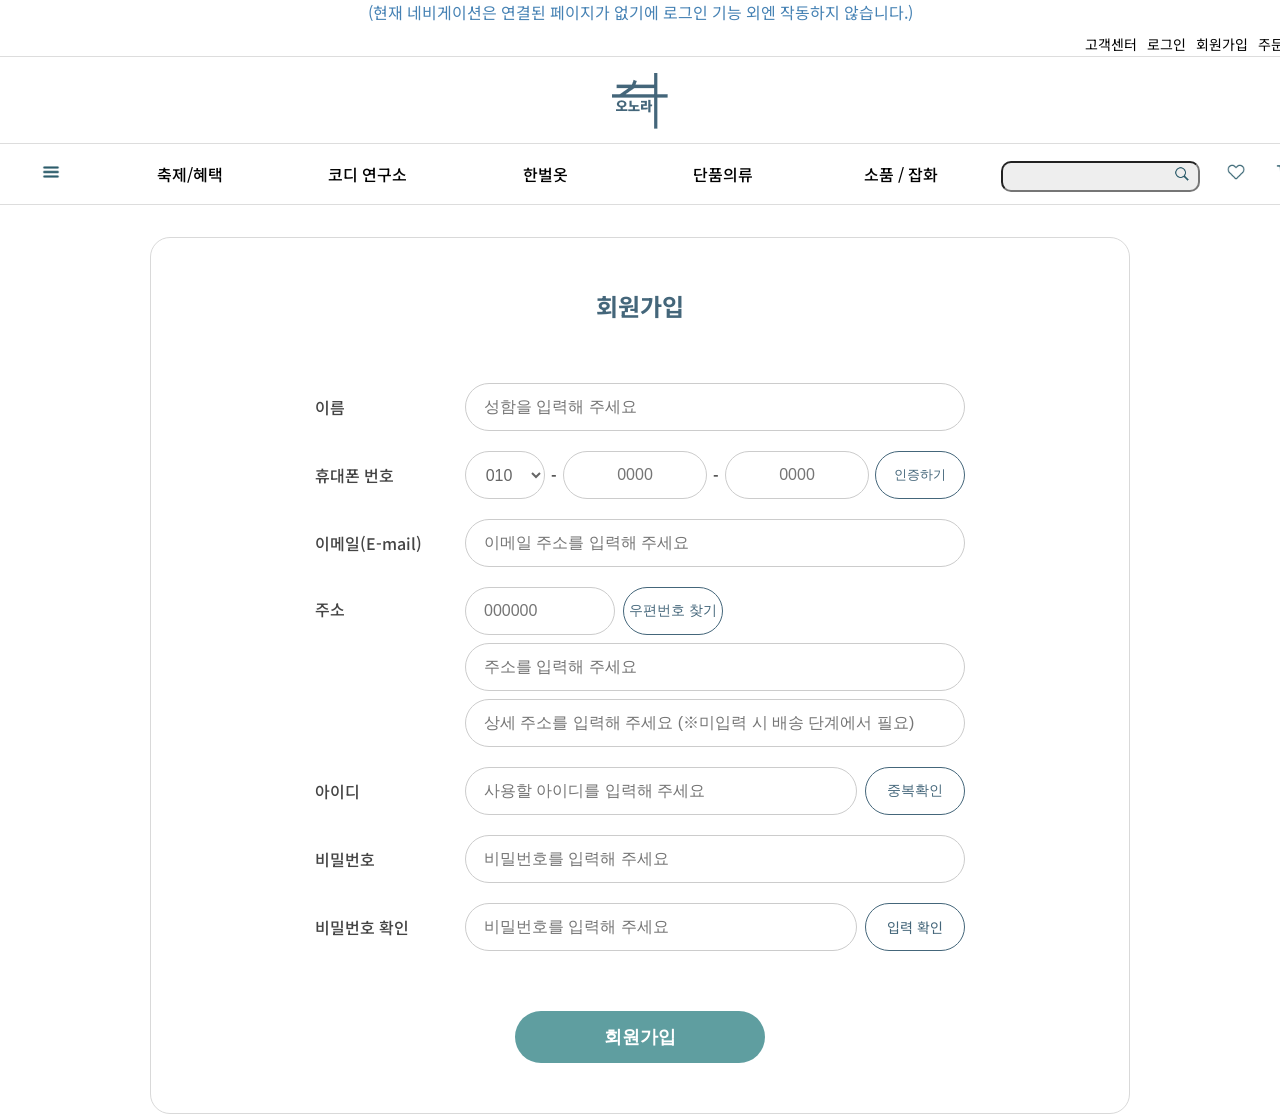
<file: join.html>
<!DOCTYPE html>
<html lang="ko">

<head>
  <meta charset="UTF-8">
  <meta name="viewport" content="width=device-width, initial-scale=1.0">
  <title>LogIn</title>
</head>
<!-- Css -->
<link rel="stylesheet" href="./css/header.css">
<link rel="stylesheet" href="./css/join.css">
<!-- font -->
<link href="https://fonts.googleapis.com/css2?family=Noto+Sans+KR:wght@100..900&display=swap" rel="stylesheet">
<!-- js & api -->
<script src="//t1.daumcdn.net/mapjsapi/bundle/postcode/prod/postcode.v2.js"></script>
<script src="./js/join.js" defer></script>

<style>
  /* Default_Style */
  * {
    margin: 0;
    padding: 0;
    box-sizing: border-box;
  }

  li {
    list-style: none;
  }

  a {
    color: black;
    text-decoration: none;
  }

  img {
    width: 100%;
    height: 100%;
    object-fit: cover;
  }

  body {
    font-family: 'Noto Sans KR', sans-serif;
  }
</style>

<body>

  <!-- Header -->
  <header class="header">
    <div class="header_info">
      <p>(현재 네비게이션은 연결된 페이지가 없기에 로그인 기능 외엔 작동하지 않습니다.)</p>
    </div>
    <nav class="header_top">
      <ul>
        <li><a href="#!">고객센터</a></li>
        <li><a href="./login.html">로그인</a></li>
        <li><a href="#!">회원가입</a></li>
        <li><a href="#!">주문조회</a></li>
      </ul> <!--header_top-->
    </nav>
    <div class="logo_box">
      <div class="top_logo">
        <a href="./login.html">
          <img src="./img/logo_simple.png" alt="로고 이미지">
        </a>
      </div>
    </div>
    <div class="menu_outer">
      <nav class="gnb">
        <ul class="main_left">
          <li class="btn_menu menu_icon"><img src="./img/hamburger_icon.png" alt="전체 메뉴 보기"></li>
          <li>
            <div class="dropdown">
              <ul class="drop_menu">
                <li class="drop_main"><a href="#!">축제/혜택</a>
                  <ul>
                    <li class="drop_sub"><a href="#!">지역 축제 코디</a></li>
                    <li class="drop_sub"><a href="#!">시즌 / 테마 기획전</a></li>
                    <li class="drop_sub"><a href="#!">할인 / 특가 모음</a></li>
                    <li class="drop_sub"><a href="#!">고객 참여 이벤트</a></li>
                  </ul>
                </li><!--main_축제/혜택-->
                <li class="drop_main"><a href="#!">코디 연구소</a>
                  <ul>
                    <li class="drop_sub"><a href="#!">룩북 & 인기 스타일</a></li>
                    <li class="drop_sub"><a href="#!">착용 가이드</a></li>
                    <li class="drop_sub"><a href="#!">사이즈 가이드</a></li>
                    <li class="drop_sub"><a href="#!">소재 및 세탁법</a></li>
                  </ul>
                </li><!--main_코디 연구소-->
                <li class="drop_main"><a href="#!">한벌옷</a>
                  <ul>
                    <li class="drop_sub"><a href="#!">외투</a></li>
                    <li class="drop_sub"><a href="#!">원피스</a></li>
                    <li class="drop_sub"><a href="#!">상/하의 세트</a></li>
                    <li class="drop_sub"><a href="#!">트레이닝 세트</a></li>
                  </ul>
                </li><!--main_한벌옷-->
                <li class="drop_main"><a href="#!">단품의류</a>
                  <ul>
                    <li class="drop_sub"><a href="#!">저고리</a></li>
                    <li class="drop_sub"><a href="#!">셔츠 / 블라우스</a></li>
                    <li class="drop_sub"><a href="#!">허리치마</a></li>
                    <li class="drop_sub"><a href="#!">바지</a></li>
                  </ul>
                </li><!--main_단품의류-->
                <li class="drop_main"><a href="#!">소품 / 잡화</a>
                  <ul>
                    <li class="drop_sub"><a href="#!">신발</a></li>
                    <li class="drop_sub"><a href="#!">장신구</a></li>
                    <li class="drop_sub"><a href="#!">생활용품</a></li>
                    <li class="drop_sub"><a href="#!">기타</a></li>
                  </ul>
                </li><!--main_소품/잡화-->
              </ul>
            </div>
          </li>
        </ul>
        <ul class="main_middle">
          <li class="main_menu"><a href="#!">축제/혜택</a>
            <ul class="sub_menu">
              <li><a href="#!">지역 축제 코디</a></li>
              <li><a href="#!">시즌 / 테마 기획전</a></li>
              <li><a href="#!">할인 / 특가 모음</a></li>
              <li><a href="#!">고객 참여 이벤트</a></li>
            </ul>
          </li><!--main_축제/혜택-->
          <li class="main_menu"><a href="#!">코디 연구소</a>
            <ul class="sub_menu">
              <li><a href="#!">룩북 & 인기 스타일</a></li>
              <li><a href="#!">착용 가이드</a></li>
              <li><a href="#!">사이즈 가이드</a></li>
              <li><a href="#!">소재 및 세탁법</a></li>
            </ul>
          </li><!--main_코디 연구소-->
          <li class="main_menu"><a href="#!">한벌옷</a>
            <ul class="sub_menu">
              <li><a href="#">외투</a></li>
              <li><a href="#">원피스</a></li>
              <li><a href="#">상/하의 세트</a></li>
              <li><a href="#">트레이닝 세트</a></li>
            </ul>
          </li><!--main_한벌옷-->
          <li class="main_menu"><a href="#!">단품의류</a>
            <ul class="sub_menu">
              <li><a href="#!">저고리</a></li>
              <li><a href="#!">셔츠 / 블라우스</a></li>
              <li><a href="#!">허리치마</a></li>
              <li><a href="#!">바지</a></li>
            </ul>
          </li><!--main_단품의류-->
          <li class="main_menu"><a href="#!">소품 / 잡화</a>
            <ul class="sub_menu">
              <li><a href="#!">신발</a></li>
              <li><a href="#!">장신구</a></li>
              <li><a href="#!">생활용품</a></li>
              <li><a href="#!">기타</a></li>
            </ul>
          </li><!--main_소품/잡화-->
        </ul>
        <ul class="main_right">
          <li class="search_item">
            <input id="main_search_input" type="search">
            <img class="menu_icon menu_search" src="./img/search_icon.png" alt="돋보기">
            <div class="search_dropdown"></div>
          </li>
          <li class="menu_icon"><a href="#!"><img src="./img/like_icon_em_g.png" alt="좋아요"></li></a>
          <li class="menu_icon"><a href="#!"><img src="./img/shopping_cart_icon.png" alt="장바구니"></a></li>
        </ul>
      </nav>
    </div>
  </header>
  <div class="header_back" id="header"></div>

  <!---------------------- Join ---------------------->

  <div class="join_page">

    <div class="join_wrap">
      <h2 class="page_title">회원가입</h2>

      <form action="#" method="post" class="join_form">
        <ul class="input_list">

          <li class="row">
            <p class="label">이름</p>
            <div class="input_box">
              <input type="text" placeholder="성함을 입력해 주세요" class="input_text">
            </div>
          </li>

          <li class="row">
            <p class="label">휴대폰 번호</p>
            <div class="input_box with_button phone_box">
              <select name="phone_num" id="phone_first" class="phone_select">
                <option value="010">010</option>
                <option value="011">011</option>
                <option value="012">012</option>
              </select>
              <p>-</p>
              <input type="text" placeholder="0000" class="input_text phone_input input_num">
              <p>-</p>
              <input type="text" placeholder="0000" class="input_text phone_input input_num">
              <button type="button" class="btn_verify sub_btn">인증하기</button>
            </div>
          </li>

          <li class="row">
            <p class="label">이메일(E-mail)</p>
            <div class="input_box">
              <input type="email" placeholder="이메일 주소를 입력해 주세요" class="input_text">
            </div>
          </li>

          <li class="row address_row">
            <p class="label">주소</p>
            <div class="input_box address_inputs">
              <div class="input_group with_button">
                <input type="text" placeholder="000000" class="input_text zip_code_input" id="postcode" readonly>
                <button type="button" class="btn_search_zip sub_btn" onclick="execDaumPostcode()">우편번호 찾기</button>
              </div>
              <input type="text" placeholder="주소를 입력해 주세요" class="input_text" id="address" readonly>
              <input type="text" placeholder="상세 주소를 입력해 주세요 (※미입력 시 배송 단계에서 필요)" class="input_text" id="detail_address">
            </div>
          </li>

          <li class="row">
            <p class="label">아이디</p>
            <div class="input_box with_button">
              <input type="text" placeholder="사용할 아이디를 입력해 주세요" class="input_text id_input">
              <button type="button" class="btn_check_duplicate sub_btn">중복확인</button>

              <div class="msg msg_success hidden" id="id_success">
                <span class="icon_check">✓</span> 사용가능한 아이디 입니다.
              </div>
              <div class="msg msg_error hidden" id="id_error">
                <span class="icon_x">✕</span> 사용하실 수 없는 아이디 입니다.
              </div>
            </div>

          </li>

          <li class="row">
            <p class="label">비밀번호</p>
            <div class="input_box">
              <input type="password" placeholder="비밀번호를 입력해 주세요" class="input_text">
            </div>
          </li>

          <li class="row">
            <p class="label chk_pw">비밀번호 확인</p>
            <div class="input_box with_btn">
              <input type="password" placeholder="비밀번호를 입력해 주세요" class="input_text pw_confirm">

              <input type="checkbox" id="pw_check_trig" class="chk_hidden">
              <label for="pw_check_trig" class="btn_check sub_btn pw_box">입력 확인</label>

              <div class="msg msg_success hidden" id="pw_success">
                <span class="icon_check">✓</span> 비밀번호가 일치합니다.
              </div>
              <div class="msg msg_error hidden" id="pw_error">
                <span class="icon_x">✕</span> 비밀번호가 일치하지 않습니다.
              </div>
            </div>
          </li>
        </ul>
        <button type="submit" class="btn_join main_btn">회원가입</button>
      </form>

    </div>
  </div>


</body>

</html>
</file>
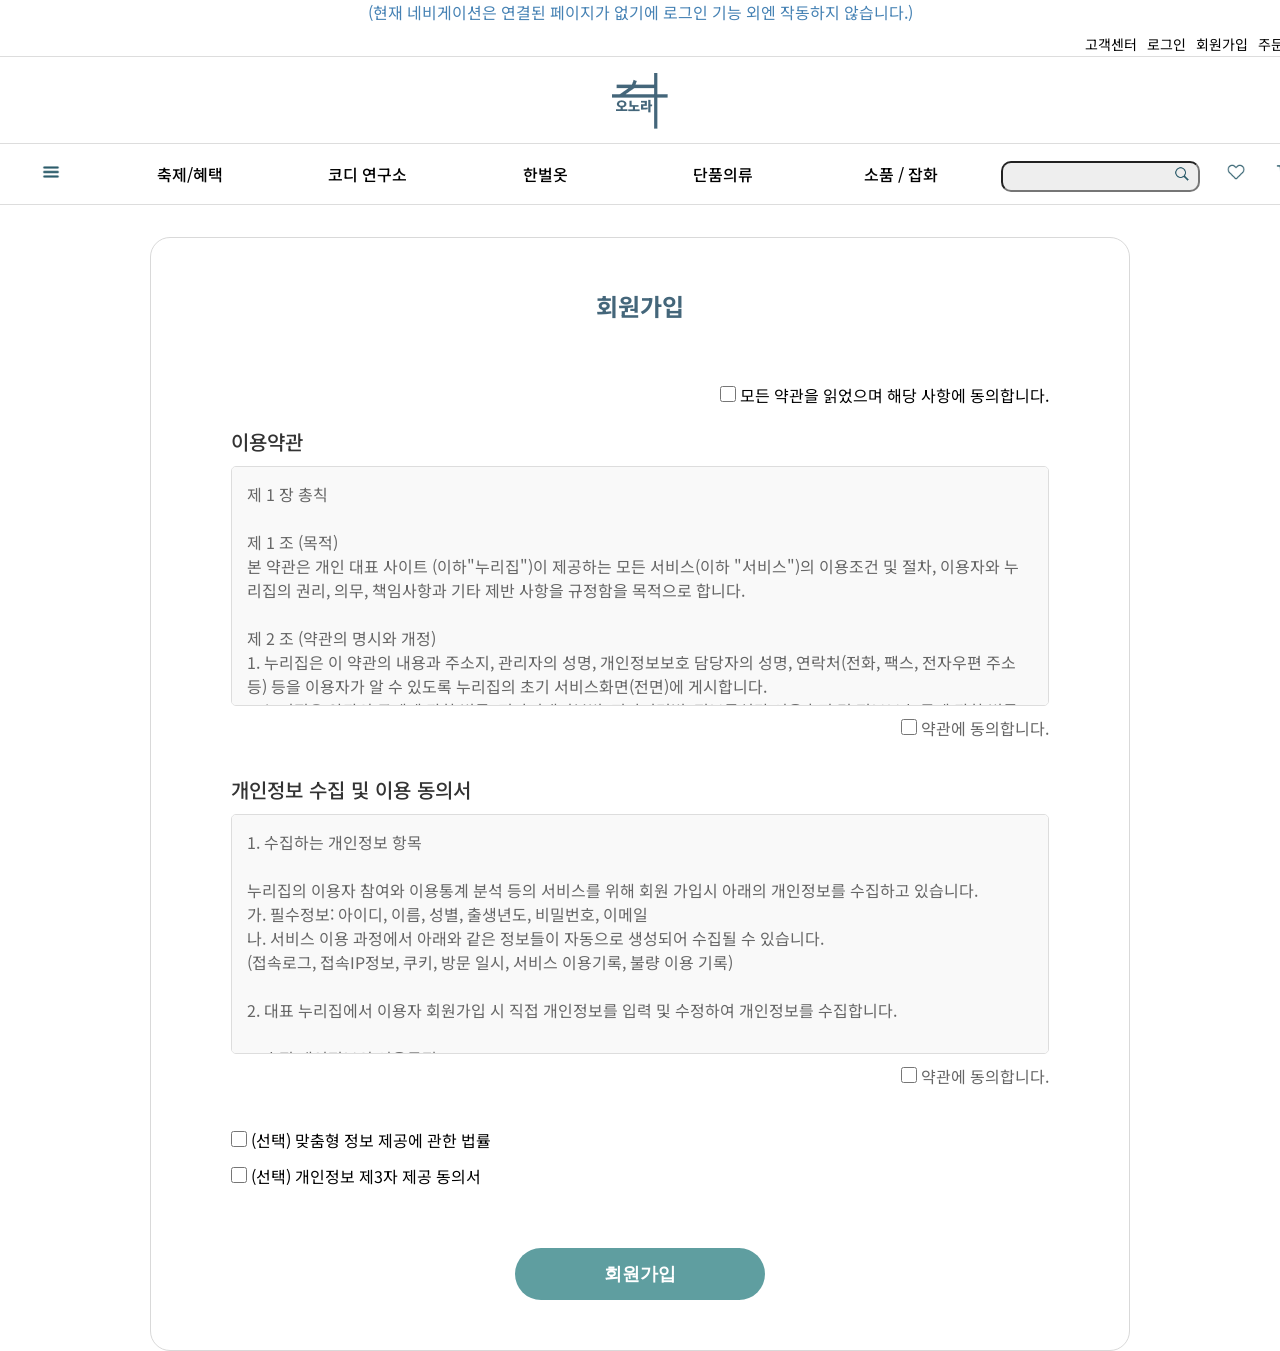
<file: join_info.html>
<!DOCTYPE html>
<html lang="ko">

<head>
  <meta charset="UTF-8">
  <meta name="viewport" content="width=device-width, initial-scale=1.0">
  <title>LogIn</title>
</head>
<!-- Css -->
<link rel="stylesheet" href="./css/header.css">
<link rel="stylesheet" href="./css/join_info.css">
<!-- font -->
<link href="https://fonts.googleapis.com/css2?family=Noto+Sans+KR:wght@100..900&display=swap" rel="stylesheet">

<script>
  document.addEventListener('DOMContentLoaded', () => {
    // 1. 필요한 요소들 선택
    const checkAll = document.getElementById('check_all'); // 전체 동의 체크박스
    const checkboxes = document.querySelectorAll('.join_wrap input[type="checkbox"]:not(#check_all)'); // 전체 동의를 제외한 모든 체크박스
    const requiredCheckboxes = document.querySelectorAll('.required_group input[type="checkbox"]'); // 필수 체크박스들
    const submitBtn = document.querySelector('.btn_submit'); // 회원가입 버튼

    // [기능 1] 전체 버튼 누르면 모든 체크박스 상태 동기화
    checkAll.addEventListener('change', () => {
      checkboxes.forEach(cb => {
        cb.checked = checkAll.checked;
      });
    });

    // [기능 2] 개별 체크박스 조작 시 '전체 동의' 상태 업데이트
    checkboxes.forEach(cb => {
      cb.addEventListener('change', () => {
        // 모든 개별 체크박스가 체크되어 있는지 확인
        const isAllChecked = Array.from(checkboxes).every(c => c.checked);
        checkAll.checked = isAllChecked;
      });
    });

    // [기능 3 & 4] 필수 체크 여부에 따른 페이지 이동 제어
    submitBtn.addEventListener('click', (e) => {
      // Array.from(...).every(...)는 모든 요소가 조건을 만족해야 true를 반환함
      const isRequiredChecked = Array.from(requiredCheckboxes).every(cb => cb.checked);

      if (!isRequiredChecked) {
        // 필수 체크가 안 되어 있다면?
        e.preventDefault(); // 기본 동작(링크 이동)을 막음
        alert('필수 약관에 모두 동의하셔야 가입이 가능합니다.');
      }
      // 필수만 다 되어있다면 선택(opt) 항목 체크 여부와 상관없이 <a> 링크가 작동함
    });
  });
</script>

<style>
  /* Default_Style */
  * {
    margin: 0;
    padding: 0;
    box-sizing: border-box;
  }

  li {
    list-style: none;
  }

  a {
    color: black;
    text-decoration: none;
  }

  img {
    width: 100%;
    height: 100%;
    object-fit: cover;
  }

  body {
    font-family: 'Noto Sans KR', sans-serif;
  }
</style>

<body>

  <!-- Header -->
  <header class="header">
    <div class="header_info">
      <p>(현재 네비게이션은 연결된 페이지가 없기에 로그인 기능 외엔 작동하지 않습니다.)</p>
    </div>
    <nav class="header_top">
      <ul>
        <li><a href="#!">고객센터</a></li>
        <li><a href="./login.html">로그인</a></li>
        <li><a href="#!">회원가입</a></li>
        <li><a href="#!">주문조회</a></li>
      </ul> <!--header_top-->
    </nav>
    <div class="logo_box">
      <div class="top_logo">
        <a href="./login.html">
          <img src="./img/logo_simple.png" alt="로고 이미지">
        </a>
      </div>
    </div>
    <div class="menu_outer">
      <nav class="gnb">
        <ul class="main_left">
          <li class="btn_menu menu_icon"><img src="./img/hamburger_icon.png" alt="전체 메뉴 보기"></li>
          <li>
            <div class="dropdown">
              <ul class="drop_menu">
                <li class="drop_main"><a href="#!">축제/혜택</a>
                  <ul>
                    <li class="drop_sub"><a href="#!">지역 축제 코디</a></li>
                    <li class="drop_sub"><a href="#!">시즌 / 테마 기획전</a></li>
                    <li class="drop_sub"><a href="#!">할인 / 특가 모음</a></li>
                    <li class="drop_sub"><a href="#!">고객 참여 이벤트</a></li>
                  </ul>
                </li><!--main_축제/혜택-->
                <li class="drop_main"><a href="#!">코디 연구소</a>
                  <ul>
                    <li class="drop_sub"><a href="#!">룩북 & 인기 스타일</a></li>
                    <li class="drop_sub"><a href="#!">착용 가이드</a></li>
                    <li class="drop_sub"><a href="#!">사이즈 가이드</a></li>
                    <li class="drop_sub"><a href="#!">소재 및 세탁법</a></li>
                  </ul>
                </li><!--main_코디 연구소-->
                <li class="drop_main"><a href="#!">한벌옷</a>
                  <ul>
                    <li class="drop_sub"><a href="#!">외투</a></li>
                    <li class="drop_sub"><a href="#!">원피스</a></li>
                    <li class="drop_sub"><a href="#!">상/하의 세트</a></li>
                    <li class="drop_sub"><a href="#!">트레이닝 세트</a></li>
                  </ul>
                </li><!--main_한벌옷-->
                <li class="drop_main"><a href="#!">단품의류</a>
                  <ul>
                    <li class="drop_sub"><a href="#!">저고리</a></li>
                    <li class="drop_sub"><a href="#!">셔츠 / 블라우스</a></li>
                    <li class="drop_sub"><a href="#!">허리치마</a></li>
                    <li class="drop_sub"><a href="#!">바지</a></li>
                  </ul>
                </li><!--main_단품의류-->
                <li class="drop_main"><a href="#!">소품 / 잡화</a>
                  <ul>
                    <li class="drop_sub"><a href="#!">신발</a></li>
                    <li class="drop_sub"><a href="#!">장신구</a></li>
                    <li class="drop_sub"><a href="#!">생활용품</a></li>
                    <li class="drop_sub"><a href="#!">기타</a></li>
                  </ul>
                </li><!--main_소품/잡화-->
              </ul>
            </div>
          </li>
        </ul>
        <ul class="main_middle">
          <li class="main_menu"><a href="#!">축제/혜택</a>
            <ul class="sub_menu">
              <li><a href="#!">지역 축제 코디</a></li>
              <li><a href="#!">시즌 / 테마 기획전</a></li>
              <li><a href="#!">할인 / 특가 모음</a></li>
              <li><a href="#!">고객 참여 이벤트</a></li>
            </ul>
          </li><!--main_축제/혜택-->
          <li class="main_menu"><a href="#!">코디 연구소</a>
            <ul class="sub_menu">
              <li><a href="#!">룩북 & 인기 스타일</a></li>
              <li><a href="#!">착용 가이드</a></li>
              <li><a href="#!">사이즈 가이드</a></li>
              <li><a href="#!">소재 및 세탁법</a></li>
            </ul>
          </li><!--main_코디 연구소-->
          <li class="main_menu"><a href="#!">한벌옷</a>
            <ul class="sub_menu">
              <li><a href="#">외투</a></li>
              <li><a href="#">원피스</a></li>
              <li><a href="#">상/하의 세트</a></li>
              <li><a href="#">트레이닝 세트</a></li>
            </ul>
          </li><!--main_한벌옷-->
          <li class="main_menu"><a href="#!">단품의류</a>
            <ul class="sub_menu">
              <li><a href="#!">저고리</a></li>
              <li><a href="#!">셔츠 / 블라우스</a></li>
              <li><a href="#!">허리치마</a></li>
              <li><a href="#!">바지</a></li>
            </ul>
          </li><!--main_단품의류-->
          <li class="main_menu"><a href="#!">소품 / 잡화</a>
            <ul class="sub_menu">
              <li><a href="#!">신발</a></li>
              <li><a href="#!">장신구</a></li>
              <li><a href="#!">생활용품</a></li>
              <li><a href="#!">기타</a></li>
            </ul>
          </li><!--main_소품/잡화-->
        </ul>
        <ul class="main_right">
          <li class="search_item">
            <input id="main_search_input" type="search">
            <img class="menu_icon menu_search" src="./img/search_icon.png" alt="돋보기">
            <div class="search_dropdown"></div>
          </li>
          <li class="menu_icon"><a href="#!"><img src="./img/like_icon_em_g.png" alt="좋아요"></li></a>
          <li class="menu_icon"><a href="#!"><img src="./img/shopping_cart_icon.png" alt="장바구니"></a></li>
        </ul>
      </nav>
    </div>
  </header>
  <div class="header_back" id="header"></div>

  <!---------------------- Join ---------------------->

  <div class="join_page">

    <div class="join_wrap">
      <h2 class="page_title">회원가입</h2>

      <div class="all_agree_box">
        <label class="check_all">
          <input type="checkbox" id="check_all">
          모든 약관을 읽었으며 해당 사항에 동의합니다.
        </label>
      </div>

      <div class="agree_group required_group">
        <h3 class="agree_title">이용약관</h3>

        <div class="content_box">
          제 1 장 총칙<br>
          <br>
          제 1 조 (목적)<br>
          본 약관은 개인 대표 사이트 (이하"누리집")이 제공하는 모든 서비스(이하 "서비스")의 이용조건 및 절차, 이용자와 누리집의 권리, 의무, 책임사항과 기타 제반 사항을 규정함을 목적으로
          합니다.<br>
          <br>
          제 2 조 (약관의 명시와 개정)<br>
          1. 누리집은 이 약관의 내용과 주소지, 관리자의 성명, 개인정보보호 담당자의 성명, 연락처(전화, 팩스, 전자우편 주소 등) 등을 이용자가 알 수 있도록 누리집의 초기 서비스화면(전면)에
          게시합니다.<br>
          2. 누리집은 약관의 규제에 관한 법률, 전자거래기본법, 전자서명법, 정보통신망 이용촉진 및 정보보호 등에 관한 법률 등 관련법을 위배하지 않는 범위에서 이 약관을 개정할 수 있습니다.<br>
          3. 누리집이 약관을 개정할 경우에는 적용일자 및 개정사유를 명시하여 현행약관과 함께 누리집의 초기화면에 그 적용일자 7일 이전부터 적용일자 전일 까지 공지합니다.<br>
          4. 이 약관에 동의하는 것은 정기적으로 웹을 방문하여 약관의 변경사항을 확인하는 것에 동의함을 의미합니다. 변경된 약관에 대한 정보를 알지 못해 발생하는 이용자의 피해는 누리집에서 책임지지
          않습니다.<br>
          5. 회원은 변경된 약관에 동의하지 않을 경우 회원 탈퇴(해지)를 요청할 수 있으며, 변경된 약관의 효력 발생일로부터 7일 이후에도 거부의사를 표시하지 아니 하고 서비스를 계속 사용할 경우 약관의
          변경 사항에 동의한 것으로 간주됩니다.<br>
          6. 본 약관에 명시되지 않은 사항은 전기통신기본법, 전기통신사업법, 정보통신망 이용촉진 및 정보보호 등에 관한 법률 및 기타 관련 법령의 규정에 의합니다.<br>
          <br>
          제 3 조 (용어의 정의)<br>
          1. 본 약관에서 사용하는 용어의 정의는 다음과 같습니다.<br>
          ① 이용계약: 서비스 이용과 관련하여 누리집과 이용자 간에 체결하는 계약<br>
          ② 가입: 누리집이 제공하는 신청서 양식에 해당 정보를 기입하고, 본 약관에 동의하여 서비스 이용계약을 완료시키는 행위<br>
          ③ 회원: 누리집에 회원가입에 필요한 개인 정보를 제공하여 회원 등록을 한 자로서, 누리집의 정보 및 서비스를 이용할 수 있는 자<br>
          ④ 이용자번호(ID): 이용고객의 식별과 이용자가 서비스 이용을 위하여 이용자가 정하고 누리집이 승인하는 문자와 숫자의 조합<br>
          ⑤ 비밀번호(PW): 이용자가 등록회원과 동일인인지 신원을 확인하고 통신상의 자신의 개인정보보호를 위하여 이용자 자신이 정한 문자와 숫자의 조합<br>
          ⑥ 게시물: 회원이 서비스를 이용하면서 게시한 글, 이미지, 동영상 등 각종 파일과 링크 등<br>
          ⑦ 탈퇴(해지): 서비스 또는 회원이 이용계약을 종료하는 행위<br>
          2. 본 약관에서 정의하지 않은 용어는 개별서비스에 대한 별도약관 및 이용규정에서 정의합니다.<br>
          <br>
          제 2 장 이용계약의 성립 및 해지<br>
          <br>
          제 4 조 (이용 계약의 성립)<br>
          1. 이용계약은 이용자가 본 이용약관 내용에 대한 동의와 이용신청에 대하여 누리집의 이용승낙으로 성립합니다.<br>
          2. 본 이용약관에 대한 동의는 이용신청 당시 해당 누리집의 '동의함' 버튼을 누름으로써 의사표시를 합니다.<br>
          <br>
          제 5 조 (회원가입 및 탈퇴)<br>
          1. 회원가입은 신청자가 온라인으로 누리집에서 제공하는 소정의 가입신청 양식에서 요구하는 사항을 기록하여 가입을 완료하는 것으로 성립됩니다.<br>
          2. 누리집은 다음 각 호에 해당하는 회원에 대하여는 가입을 취소할 수 있습니다.<br>
          ① 다른 사람의 명의를 사용하여 신청하였을 때<br>
          ② 회원가입 신청서의 내용을 허위로 기재하였거나 신청하였을 때<br>
          ③ 사회의 안녕 질서 혹은 미풍양속을 저해할 목적으로 신청하였을 때<br>
          ④ 다른 사람의 누리집 서비스 이용을 방해하거나 그 정보를 도용하는 등의 행위를 하였을 때<br>
          ⑤ 누리집을 이용하여 법령과 본 약관이 금지하는 행위를 하는 경우<br>
          ⑥ 기타 누리집이 정한 회원가입 요건이 미비 되었을 때<br>
          3. 누리집은 다음 각 항에 해당하는 경우 그 사유가 해소될 때까지 이용계약 성립을 유보할 수 있습니다.<br>
          ① 서비스 관련 제반 용량이 부족한 경우<br>
          ② 기술상 장애 사유가 있는 경우<br>
          4. 누리집은 자체 개발하거나 다른 기관과 협의 등을 통해 일체의 서비스를 제공하며 변경 시 변경될 서비스의 내용을 이용자에게 공지하고 제공할 수 있습니다.<br>
          5. 회원은 등록사항에 변경이 있는 경우, 즉시 회원정보 수정 등 기타 방법으로 누리집에 대하여 그 변경사항을 알려야 합니다.<br>
          6. 회원은 가입 이후 누리집에서 제공하는 서비스를 제공받을 의사가 없는 등의 사유가 있을 경우에는 언제든지 회원탈퇴(해지)를 할 수 있습니다. 다만 타인에 의해 재 게시되거나, 게시판, 커뮤니티,
          카페 등 공유 및 알림의 목적으로 등록된 게시물은 삭제되지 않으니 사전에 삭제 후 탈퇴하여야 합니다.<br>
          <br>
          제 6 조 (이용자번호 부여 및 변경 등)<br>
          1. 누리집은 이용고객에 대하여 약관에 정하는 바에 따라 이용자 ID를 부여합니다.<br>
          2. 이용자번호(ID)는 원칙적으로 변경이 불가하며 부득이한 사유로 인하여 변경하고자 하는 경우에는 해당 ID를 해지하고 재가입해야 합니다.(확인필요) 다만, 누리집의 기존 회원이 통합회원으로 전환
          시, 기존회원의 이용자번호(ID)가 이미 통합회원 ID로 사용되고 있는 경우에는 기존회원ID는 변경되어야 합니다.<br>
          3. 이용자번호(ID)는 다음 각 호에 해당하는 경우에는 이용고객 또는 회사의 요청으로 변경할 수 있습니다.<br>
          ① 이용자번호(ID)가 이용자의 전화번호 또는 주민등록번호 등으로 등록되어 사생활침해가 우려되는 경우<br>
          ② 타인에게 혐오감을 주거나 미풍양속에 어긋나는 경우<br>
          ③ 기타 합리적인 사유가 있는 경우<br>
          4. 서비스 이용자번호(ID) 및 비밀번호의 관리책임은 이용자에게 있습니다. 이를 소홀히 관리하여 발생하는 서비스 이용 상의 손해 또는 제3자에 의한 부정이용 등에 대한 책임은 이용자에게 있으며
          누리집은 그에 대한 책임을 일절 지지 않습니다.<br>
          5. 기타 이용자 개인정보 관리 및 변경 등에 관한 사항은 누리집이 정하는 바에 의합니다.<br>
          <br>
          제 7 조 (회원정보 사용에 대한 동의)<br>
          1. 누리집은 회원정보를 “공공기관의 개인정보보호에 관한 법률”에 의해 보호합니다.<br>
          2. 누리집의 회원 정보는 다음과 같이 수집, 사용, 관리, 보호됩니다.<br>
          ① 개인정보의 수집: 누리집은 회원이 누리집 서비스 가입 시 제공하는 정보를 통하여 정보를 수집합니다.<br>
          ② 개인정보의 사용: 누리집은 누리집 서비스 제공과 관련해서 수집된 회원의 신상정보를 본인의 승낙 없이 제3자에게 누설, 배포하지 않습니다. 다만 다음과 같은 경우, 법이 허용하는 범위 내에서
          회원의 개인정보를 제3자에게 제공할 수 있습니다. 전기통신기본법 등 법률의 규정에 의해 국가기관의 요구가 있는 경우, 범죄에 대한 수사상의 목적이 있거나 정보통신윤리위원회의 요청이 있는 경우 또는
          기타 관계법령에서 정한 절차에 따른 요청이 있는 경우<br>
          ③ 개인정보의 관리: 회원은 개인정보의 보호 및 관리를 위하여 서비스의 개인정보관리에서 수시로 본인의 개인정보를 수정/삭제할 수 있습니다. 수신되는 정보 중 불필요하다고 생각되는 부분도 변경/조정할
          수 있습니다.<br>
          ④ 개인정보의 보호: 회원의 개인정보는 오직 본인만이 열람/수정/삭제할 수 있으며, 이는 전적으로 회원의 ID와 비밀번호에 의해 관리되고 있습니다. 따라서 타인에게 본인의 ID와 비밀번호를
          알려주어서는 아니 되며, 작업 종료 시에는 반드시 로그아웃하고, 웹 브라우저의 창을 닫아야 합니다.(이는 타인과 컴퓨터를 공유하는 인터넷 카페나 도서관 같은 공공장소에서 컴퓨터를 사용하는 경우에
          본인의 정보보호를 위하여 필요한 사항입니다)<br>
          3. 회원이 누리집에 본 약관에 따라 이용신청을 하는 것은 누리집이 본 약관에 따라 신청서에 기재된 회원정보를 수집, 이용하는 것에 동의하는 것으로 간주됩니다.<br>
          <br>
          제 8 조 (이용자의 정보 보안)<br>
          1. 회원은 누리집 서비스 가입 절차를 완료하는 순간부터 입력한 정보의 비밀을 유지할 책임이 있으며, ID와 비밀번호를 사용하여 발생하는 모든 결과에 대한 책임은 본인에게 있습니다.<br>
          2. ID와 비밀번호에 관한 모든 관리의 책임은 본인에게 있으며, 본인의 ID나 비밀번호가 부정하게 사용되었다는 사실을 발견한 경우에는 즉시 누리집에 신고하여야 합니다. 신고를 하지 않음으로 인해
          발생하는 모든 책임은 회원 본인에게 있습니다.<br>
          3. 이용자는 누리집 서비스의 사용 종료 시마다 정확히 로그아웃(Log-out)해야 하며, 로그아웃하지 아니하여 제3자가 회원 정보를 도용하는 등의 결과로 인해 발생하는 손해 및 손실에 대하여
          누리집은 책임을 부담하지 아니합니다.<br>
          <br>
          제 3 장 서비스의 이용<br>
          <br>
          제 9 조 (서비스 이용시간)<br>
          1. 서비스 이용시간은 누리집의 업무상 또는 기술상 특별한 지장이 없는 한 연중무휴, 1일 24시간을 원칙으로 합니다.<br>
          2. 제1항의 이용시간 중 정기점검 등의 필요로 인하여 누리집이 정한 날 또는 시간은 예외로 합니다.<br>
          <br>
          제 10 조 (서비스의 중지 및 중지에 대한 공지)<br>
          1. 이용자는 누리집 서비스에 보관되거나 전송된 메시지 및 기타 통신 메시지 등의 내용이 국가의 비상사태, 정전, 누리집의 관리 범위 외의 서비스 설비 장애 및 기타 불가항력에 의하여 보관되지
          못하였거나 삭제된 경우, 전송되지 못한 경우 및 기타 통신 데이터의 손실이 있을 경우에 누리집은 관련 책임을 부담하지 아니합니다.<br>
          2. 누리집이 정상적인 서비스 제공의 어려움으로 인하여 일시적으로 서비스를 중지하여야 할 경우에는 서비스 중지 전에 중지사유 및 일시를 공지한 후 서비스를 중지할 수 있으며, 회원이 공지내용을
          인지하지 못한 데 대하여 누리집은 책임을 부담하지 아니합니다. 또한 위 서비스 중지에 의하여 본 서비스에 보관되거나 전송된 메시지 및 기타 통신 메시지 등의 내용이 보관되지 못하였거나 삭제된 경우,
          전송되지 못한 경우 및 기타 통신 데이터의 손실이 있을 경우에 대하여도 누리집은 책임을 부담하지 아니합니다.<br>
          3. 누리집의 사정으로 서비스를 영구적으로 중단하여야 할 경우에는 제2항에 의거합니다.<br>
          4. 누리집은 사전 공지 후 서비스를 일시적으로 수정, 변경 및 중단할 수 있으며, 이에 대하여 회원 또는 제3자에게 어떠한 책임도 부담하지 아니합니다.<br>
          5. 누리집은 긴급한 시스템 점검, 증설 및 교체 등 부득이한 사유로 인하여 예고 없이 일시적으로 서비스를 중단할 수 있으며, 새로운 서비스로의 교체 등 누리집이 적절하다고 판단하는 사유에 의하여
          현재 제공되는 서비스를 완전히 중단할 수 있습니다.<br>
          6. 누리집은 국가비상사태, 정전, 서비스 설비의 장애 또는 서비스 이용의 폭주 등으로 정상적인 서비스 제공이 불가능할 경우, 서비스의 전부 또는 일부를 제한하거나 중지할 수 있습니다. 다만 이
          경우 그 사유 및 기간 등을 이용자에게 사전 또는 사후에 공지합니다.<br>
          7. 누리집은 누리집이 통제할 수 없는 사유로 인한 서비스 중단의 경우(시스템관리자의 고의 과실 없는 디스크장애, 시스템다운 등)에 사전통지가 불가능하며 타인(PC통신회사, 기간통신사업자 등)의
          고의과실로 인한 시스템중단 등의 경우에는 통지하지 않습니다.<br>
          8. 누리집은 서비스를 특정범위로 분할하여 각 범위별로 이용가능시간을 별도로 지정할 수 있습니다. 다만 이 경우 그 내용을 공지합니다.<br>
          9. 누리집은 회원이 본 약관의 내용에 위배되는 행동을 한 경우, 임의로 서비스 사용을 제한 및 중지하거나 회원의 동의 없이 이용계약을 해지할 수 있습니다. 이 경우 누리집은 위 이용자의 접속을
          금지할 수 있습니다.<br>
        </div>

        <label class="single_check">
          <input type="checkbox" name="agree_required_01">
          약관에 동의합니다.
        </label>
      </div>

      <div class="agree_group required_group">
        <h3 class="agree_title">개인정보 수집 및 이용 동의서</h3>

        <div class="content_box">
          1. 수집하는 개인정보 항목<br>
          <br>
          누리집의 이용자 참여와 이용통계 분석 등의 서비스를 위해 회원 가입시 아래의 개인정보를 수집하고 있습니다.<br>
          가. 필수정보: 아이디, 이름, 성별, 출생년도, 비밀번호, 이메일<br>
          나. 서비스 이용 과정에서 아래와 같은 정보들이 자동으로 생성되어 수집될 수 있습니다.<br>
          (접속로그, 접속IP정보, 쿠키, 방문 일시, 서비스 이용기록, 불량 이용 기록)<br>
          <br>
          2. 대표 누리집에서 이용자 회원가입 시 직접 개인정보를 입력 및 수정하여 개인정보를 수집합니다.<br>
          <br>
          3. 수집 개인정보의 이용목적<br>
          <br>
          회원가입, 회원활동 실적 관리, 회원탈퇴 의사 확인 등 회원관리<br>
          제공되는 서비스 이용에 관한 인구통계학적 분석, 서비스 방문 및 이용기록 분석, 관심사에 기반한 맞춤형 서비스 등 제공<br>
          신규 서비스 개발 및 활성화, 홍보 및 이벤트, 전자우편 서비스 등 정보 전달<br>
          향후 법정 대리인 본인확인, 분쟁 조정을 위한 기록보존, 불만처리 등 민원처리, 고지사항 전달 등<br>
          <br>
          4. 개인정보의 보유 및 이용기간<br>
          이용자의 개인정보는 원칙적으로 개인정보의 수집 및 이용목적이 달성되면 지체 없이 파기합니다.<br>
          따라서 해당 누리집은 최종 로그인 후 2년이 경과하였거나 정보주체의 회원 탈퇴 신청 시 회원의 개인정보를 지체 없이 파기합니다.<br>
          <br>
          동의 거부 권리 사실 및 불이익 내용<br>
          <br>
          이용자는 동의를 거부할 권리가 있습니다. 동의를 거부할 경우에는 서비스 이용에 제한됨을 알려드립니다.<br>
        </div>

        <label class="single_check">
          <input type="checkbox" name="agree_required_02">
          약관에 동의합니다.
        </label>
      </div>

      <div class="opt_checks">
        <label>
          <input type="checkbox" name="agree_opt_01">
          (선택) 맞춤형 정보 제공에 관한 법률
        </label>
        <label>
          <input type="checkbox" name="agree_opt_02">
          (선택) 개인정보 제3자 제공 동의서
        </label>
      </div>

      <button type="submit" class="btn_submit"><a href="./join.html">회원가입</a></button>

    </div>
  </div>


</body>

</html>
</file>
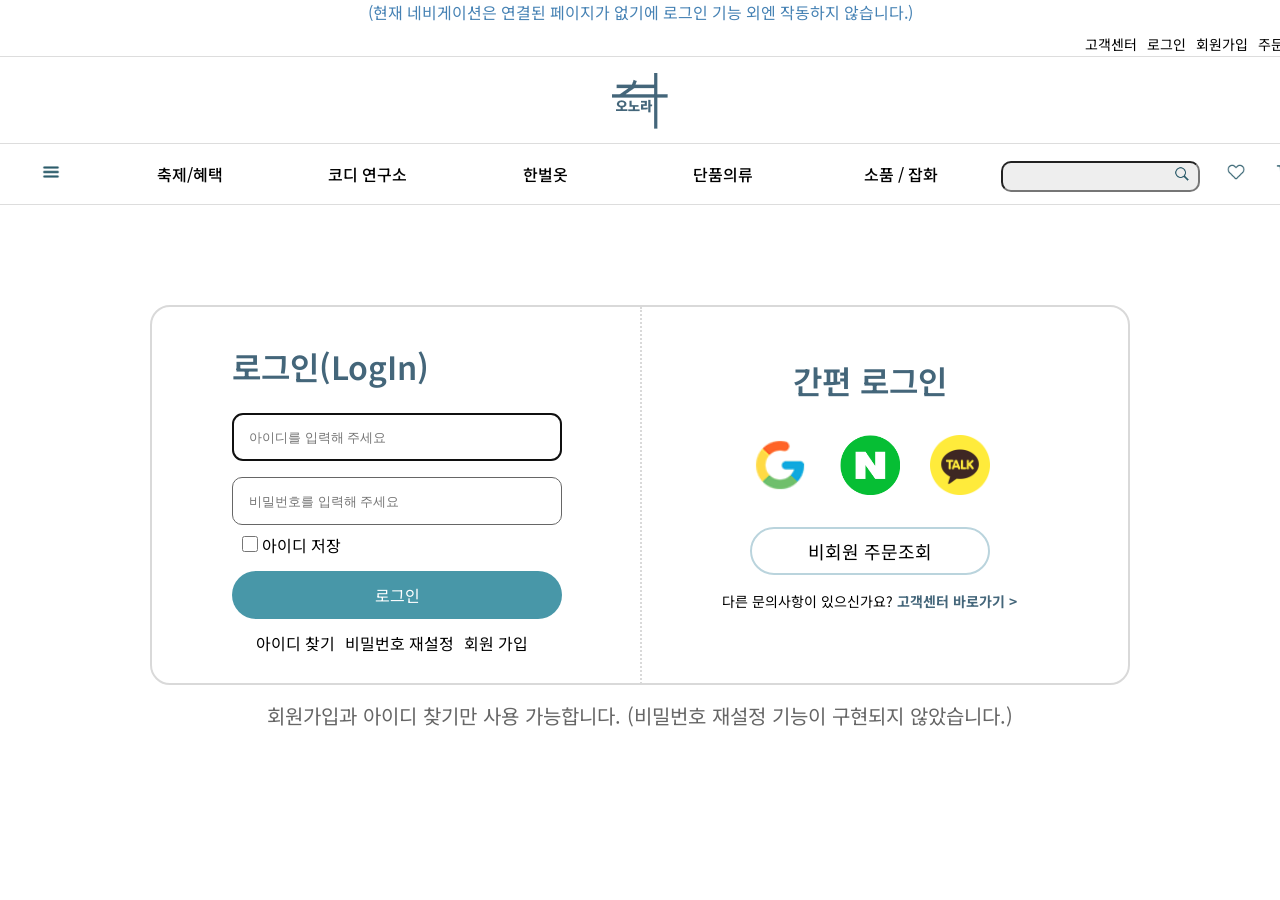
<file: login.html>
<!DOCTYPE html>
<html lang="ko">

<head>
  <meta charset="UTF-8">
  <meta name="viewport" content="width=device-width, initial-scale=1.0">
  <title>LogIn</title>
</head>
<!-- Css -->
<link rel="stylesheet" href="./css/header.css">
<link rel="stylesheet" href="./css/login.css">
<!-- font -->
<link href="https://fonts.googleapis.com/css2?family=Noto+Sans+KR:wght@100..900&display=swap" rel="stylesheet">

<style>
  /* Default_Style */
  * {
    margin: 0;
    padding: 0;
    box-sizing: border-box;
  }

  li {
    list-style: none;
  }

  a {
    color: black;
    text-decoration: none;
  }

  img {
    width: 100%;
    height: 100%;
    object-fit: cover;
  }

  body {
    font-family: 'Noto Sans KR', sans-serif;
  }
</style>

<body>

  <!-- Header -->
  <header class="header">
    <div class="header_info">
      <p>(현재 네비게이션은 연결된 페이지가 없기에 로그인 기능 외엔 작동하지 않습니다.)</p>
    </div>
    <nav class="header_top">
      <ul>
        <li><a href="#!">고객센터</a></li>
        <li><a href="./login.html">로그인</a></li>
        <li><a href="./join_info.html">회원가입</a></li>
        <li><a href="#!">주문조회</a></li>
      </ul> <!--header_top-->
    </nav>
    <div class="logo_box">
      <div class="top_logo">
        <a href="./login.html">
          <img src="./img/logo_simple.png" alt="로고 이미지">
        </a>
      </div>
    </div>
    <div class="menu_outer">
      <nav class="gnb">
        <ul class="main_left">
          <li class="btn_menu menu_icon"><img src="./img/hamburger_icon.png" alt="전체 메뉴 보기"></li>
          <li>
            <div class="dropdown">
              <ul class="drop_menu">
                <li class="drop_main"><a href="#!">축제/혜택</a>
                  <ul>
                    <li class="drop_sub"><a href="#!">지역 축제 코디</a></li>
                    <li class="drop_sub"><a href="#!">시즌 / 테마 기획전</a></li>
                    <li class="drop_sub"><a href="#!">할인 / 특가 모음</a></li>
                    <li class="drop_sub"><a href="#!">고객 참여 이벤트</a></li>
                  </ul>
                </li><!--main_축제/혜택-->
                <li class="drop_main"><a href="#!">코디 연구소</a>
                  <ul>
                    <li class="drop_sub"><a href="#!">룩북 & 인기 스타일</a></li>
                    <li class="drop_sub"><a href="#!">착용 가이드</a></li>
                    <li class="drop_sub"><a href="#!">사이즈 가이드</a></li>
                    <li class="drop_sub"><a href="#!">소재 및 세탁법</a></li>
                  </ul>
                </li><!--main_코디 연구소-->
                <li class="drop_main"><a href="#!">한벌옷</a>
                  <ul>
                    <li class="drop_sub"><a href="#!">외투</a></li>
                    <li class="drop_sub"><a href="#!">원피스</a></li>
                    <li class="drop_sub"><a href="#!">상/하의 세트</a></li>
                    <li class="drop_sub"><a href="#!">트레이닝 세트</a></li>
                  </ul>
                </li><!--main_한벌옷-->
                <li class="drop_main"><a href="#!">단품의류</a>
                  <ul>
                    <li class="drop_sub"><a href="#!">저고리</a></li>
                    <li class="drop_sub"><a href="#!">셔츠 / 블라우스</a></li>
                    <li class="drop_sub"><a href="#!">허리치마</a></li>
                    <li class="drop_sub"><a href="#!">바지</a></li>
                  </ul>
                </li><!--main_단품의류-->
                <li class="drop_main"><a href="#!">소품 / 잡화</a>
                  <ul>
                    <li class="drop_sub"><a href="#!">신발</a></li>
                    <li class="drop_sub"><a href="#!">장신구</a></li>
                    <li class="drop_sub"><a href="#!">생활용품</a></li>
                    <li class="drop_sub"><a href="#!">기타</a></li>
                  </ul>
                </li><!--main_소품/잡화-->
              </ul>
            </div>
          </li>
        </ul>
        <ul class="main_middle">
          <li class="main_menu"><a href="#!">축제/혜택</a>
            <ul class="sub_menu">
              <li><a href="#!">지역 축제 코디</a></li>
              <li><a href="#!">시즌 / 테마 기획전</a></li>
              <li><a href="#!">할인 / 특가 모음</a></li>
              <li><a href="#!">고객 참여 이벤트</a></li>
            </ul>
          </li><!--main_축제/혜택-->
          <li class="main_menu"><a href="#!">코디 연구소</a>
            <ul class="sub_menu">
              <li><a href="#!">룩북 & 인기 스타일</a></li>
              <li><a href="#!">착용 가이드</a></li>
              <li><a href="#!">사이즈 가이드</a></li>
              <li><a href="#!">소재 및 세탁법</a></li>
            </ul>
          </li><!--main_코디 연구소-->
          <li class="main_menu"><a href="#!">한벌옷</a>
            <ul class="sub_menu">
              <li><a href="#">외투</a></li>
              <li><a href="#">원피스</a></li>
              <li><a href="#">상/하의 세트</a></li>
              <li><a href="#">트레이닝 세트</a></li>
            </ul>
          </li><!--main_한벌옷-->
          <li class="main_menu"><a href="#!">단품의류</a>
            <ul class="sub_menu">
              <li><a href="#!">저고리</a></li>
              <li><a href="#!">셔츠 / 블라우스</a></li>
              <li><a href="#!">허리치마</a></li>
              <li><a href="#!">바지</a></li>
            </ul>
          </li><!--main_단품의류-->
          <li class="main_menu"><a href="#!">소품 / 잡화</a>
            <ul class="sub_menu">
              <li><a href="#!">신발</a></li>
              <li><a href="#!">장신구</a></li>
              <li><a href="#!">생활용품</a></li>
              <li><a href="#!">기타</a></li>
            </ul>
          </li><!--main_소품/잡화-->
        </ul>
        <ul class="main_right">
          <li class="search_item">
            <input id="main_search_input" type="search">
            <img class="menu_icon menu_search" src="./img/search_icon.png" alt="돋보기">
            <div class="search_dropdown"></div>
          </li>
          <li class="menu_icon"><a href="#!"><img src="./img/like_icon_em_g.png" alt="좋아요"></li></a>
          <li class="menu_icon"><a href="#!"><img src="./img/shopping_cart_icon.png" alt="장바구니"></a></li>
        </ul>
      </nav>
    </div>
  </header>
  <div class="header_back" id="header"></div>
  
  <!---------------------- LogIn ---------------------->

  <div class="wrap_LogIn">
    <div class="left_Loginbox">
      <h1>로그인(LogIn)</h1>
      <input type="text" class="inputbox" placeholder="아이디를 입력해 주세요" autofocus><br>
      <input type="text" class="inputbox" placeholder="비밀번호를 입력해 주세요"><br>
      <div class="save_id">
        <input type="checkbox"> <span>아이디 저장</span>
      </div>
      <div class="loginbox"><p>로그인</p></div>
      <ul class="etc_option">
        <li><a href="./find_id.html">아이디 찾기</a></li>
        <li><a href="#!">비밀번호 재설정</a></li>
        <li><a href="./join_info.html">회원 가입</a></li>
      </ul>
    </div>
    <div class="right_Loginbox">
      <h1>간편 로그인</h1>
      <ul class="login_social">
        <li><div><a href="https://accounts.google.com"><img src="./img/icon_google.png" alt="구글 아이콘"></a></div></li>
        <li><div><a href="https://nid.naver.com/nidlogin.login"><img src="./img/icon_naver.png" alt="네이버 아이콘"></a></div></li>
        <li><div><a href="https://accounts.kakao.com/login/?continue=https%3A%2F%2Faccounts.kakao.com%2Fweblogin%2Faccount#login"><img src="./img/icon_kakaotalk.png" alt="카카오 아이콘"></a></div></li>
      </ul>
      <div class="none-member">비회원 주문조회</div>
      <div class="service_center">
        <span>다른 문의사항이 있으신가요?</span>
        <span class="link_center"><a href="#!">고객센터 바로가기 ></a></span>
      </div>
    </div>
  </div>
  <p class="info">회원가입과 아이디 찾기만 사용 가능합니다. (비밀번호 재설정 기능이 구현되지 않았습니다.)</p>
  

</body>

</html>
</file>
<file: css/header.css>
/* ---------------- - Header - ---------------- */

.header {
  position: fixed;
  top: 0;
  left: 0;
  right: 0;
  width: 100%;
  z-index: 99;
  background-color: white;
}

.header_info {
  /* display: none; */
  text-align: center;
}

.header_info p {
  color: steelblue;
}

.header:hover .header_info p{
  font-weight: 600;
  color: blue;
}

/* 탑메뉴 */

.header_top {
  height: 32px;
  width: 1310px;
  margin: 0 auto;
  padding: 10px 0;
  display: flex;
  justify-content: end;
}

.header_top ul {
  font-size: 14px;
}

.header_top ul li {
  float: left;
  margin-left: 10px;
  color: #333;
}

.header_top ul li a:hover {
  font-weight: bold;
  color: #54b7c9;
}

.logo_box {
  width: 100%;
  height: 88px;
  border-top: 1px solid #ddd;
  border-bottom: 1px solid #ddd;
  box-sizing: border-box;
}

.top_logo {
  width: 56px;
  margin: 0px auto;
  margin-top: 16px;
  margin-bottom: 8px;
}

/* 메인 메뉴 */

.menu_outer {
  width: 100%;
  margin: 0 auto;
  max-width: 2560px;
  font-weight: 500;
  border-bottom: 1px solid #ddd;
  box-sizing: border-box;
}

.gnb {
  width: 1310px;
  height: 60px;
  text-align: center;
  margin: 0 auto;
  display: flex;
  justify-content: space-between;
  position: relative;
  z-index: 9;
}

/* 메인메뉴 왼쪽 */

.main_left {
  /* flex-grow: 0.1; */
  width: 101px;
  line-height: 60px;
}

.btn_menu {
  display: inline-block;
  text-align: center;
}

.main_left:hover .dropdown {
  display: block;
}

.dropdown {
  position: absolute;
  width: 100%;
  left: 0;
  z-index: 9;
  display: none;
  border-radius: 0 0 10px 10px;
}

.drop_main {
  float: left;
  width: 20%;
  background-color: #f7f7f7;
}

.drop_main a {
  color: #2C5C6B;
  font-weight: bold;
}

.drop_main li {
  padding: 6px;
}

.drop_main li a {
  color: #333;
  font-weight: normal;
}

.drop_main li:hover {
  background-color: #ddd;
}

.drop_main li:hover a {
  font-weight: bold;
}

.drop_sub {
  border-top: 1px dashed #ccc;
  box-sizing: border-box;
}

.drop_sub:first-child {
  border-top: 1px solid #bbb;
  box-sizing: border-box;
}


/* 메인메뉴 중앙 */

.main_middle {
  flex-grow: 1;
}

.main_middle .main_menu {
  width: 20%;
  float: left;
  line-height: 60px;
}

.main_menu:hover {
  background-color: #2C5C6B;
}


.main_menu:hover>a {
  color: #fff;
  font-weight: bold;
}

.main_menu .sub_menu li:hover {
  background-color: #fff;
}

.main_menu .sub_menu li:hover a {
  font-weight: bold;
}

.sub_menu {
  display: none;
  background-color: #eee;
}

.main_menu:hover .sub_menu {
  display: block;
}

/* 메인메뉴 우측 */

.main_right {
  /* flex-grow: 0.2; */
  width: 320px;
  line-height: 60px;
}

.main_right {
  display: flex;
}

.main_right li {
  flex-grow: 1;
}

.search_item {
  position: relative;
  flex-grow: 2;
}

.menu_icon img {
  width: 18px;
  height: 18px;
}

.search_item input {
  width: 90%;
  padding: 6px 8px;
  border-radius: 10px;
  background-color: #eee;
}

.menu_search {
  width: 18px;
  height: 18px;
  position: absolute;
  right: 20px;

  top: 50%;
  transform: translateY(-50%);
  z-index: 10;
}

.search_dropdown {
  position: absolute;
  top: 60px;
  overflow: hidden;
  background-color: white;
  z-index: 10;
}


#main_search_input:focus~.search_dropdown {
  /* width: 1310px; */
  width: 100vW;
  left: calc(-1280px);
  height: 480px;
  box-shadow: 0 5px 10px rgba(0, 0, 0, 0.1);
}

.header_back{
  height: 205px;
  /* background-color: rebeccapurple; */
}
</file>
<file: css/login.css>
.wrap_LogIn {
  width: 980px; height: 380px;
  margin: 0 auto;
  border: 2px solid #D9D9D9; box-sizing: border-box;
  border-radius: 20px;
  display: flex;
  margin-top: 100px;
  overflow: hidden;
}

h1 {
  font-weight: 600;
  color: #44667A;
}

.left_Loginbox h1{margin-bottom: 8px;}
.left_Loginbox{
  width: 490px; height: 380px;
  border-right: 2px dotted #D9D9D9; box-sizing: border-box;
  padding: 36px 80px;
}

.left_Loginbox .inputbox{
  width: 330px; height: 48px;
  border-radius: 10px;
  border: 1px solid #666;
  color: #666;
  margin-top: 16px;
  padding: 16px;
}

.left_Loginbox .inputbox:nth-child(1){
  cursor: pointer;
}

.save_id {
  margin-top: 8px;
  margin-left: 10px;
}

.save_id input {
  width: 16px;
  height: 16px;
}

.loginbox{
  width: 330px;
  height: 48px;
  background-color: #4897A8;
  border-radius: 50px;
  margin-top: 14px;
}

.loginbox p{
  color: #fff;
  text-align: center;
  line-height: 48px;
}

.loginbox:hover{
  background-color: #305a72;
  font-weight: bold;
}


.etc_option {
  display: flex;
  width: 280px;
  margin: 0 auto;
  margin-top: 12px;
}

.etc_option li:hover a{
  font-weight: bold;
  color: #4897A8;
}

.etc_option li:nth-child(2) {
  text-align: center;
  margin: 0 10px;
}

.right_Loginbox{
  padding: 50px 80px;
}

.right_Loginbox h1 {
  text-align: center;
}

.login_social {
  width: 240px;
  margin: 32px auto;
  display: flex;
  justify-content: space-between;
}

.login_social li{
}

.login_social li div {
  width: 60px; height: 60px;
  border-radius: 50px;
  background-color: #fff;
}

.none-member {
  width: 240px; height: 48px;
  margin: 0 auto;
  border: 2px solid #BAD4DD; 
  border-radius: 50px;
  line-height: 45px;
  text-align: center;
  font-size: 18px;
}

.none-member:hover {
  border-color: #4897A8;
  background-color: #4897A8;
  color: white;
}

.service_center{
  font-size: 14px;
  margin-top: 16px;
}

.service_center .link_center a{
  font-weight: bold;
  color: #44667A;
}
.service_center .link_center a:hover{
  color: #4897A8;
}

.info {
  text-align: center;
  margin-top: 16px;
  font-size: 20px;
  color: #666;
}
</file>
<file: css/find.css>
.find_id_page,
.find_pw_page {
    display: none;
    width: 1310px;
    margin: 20px auto;
}


.find {
    display: none;
}


#find_id:checked~.find_id_page {
    display: block;
}

#find_pw:checked~.find_pw_page {
    display: block;
}


.find_title_wrap {
    width: 980px;
    margin: 40px auto 0;
    padding-left: 10px;
    text-align: left;
}

.page_title {
    display: inline-block;
    margin-right: 30px;
    font-size: 28px;
    font-weight: 600;
    color: #ccc;
    cursor: pointer;
    transition: 0.2s;
    padding-bottom: 5px;
    border-bottom: 3px solid transparent;
}

#find_id:checked~.find_title_wrap label[for="find_id"],
#find_pw:checked~.find_title_wrap label[for="find_pw"] {
    color: #44667A;
    border-bottom: 3px solid #44667A;
}


.find_id_wrap {
    width: 980px;
    min-height: 520px;
    margin: 0 auto 20px;
    padding: 40px;
    border: 2px solid #D9D9D9;
    border-radius: 20px;
    display: flex;
    justify-content: space-between;
    position: relative;
    background: #fff;
    text-align: left;
}


.find_id_wrap::after {
    content: "";
    position: absolute;
    top: 50%;
    left: 50%;
    transform: translate(-50%, -50%);
    width: 1px;
    height: 90%;
    background-color: #ddd;
}

.find_info_area,
.simple_auth_area {
    width: 48%;
    padding: 10px;
}


.input_group {
    margin-bottom: 20px;
}

.input_label {
    font-size: 18px;
    font-weight: 600;
    color: #447C7E;
    margin-bottom: 12px;
}

.input_field {
    width: 100%;
    height: 48px;
    border: 1px solid #ccc;
    border-radius: 20px;
    padding: 0 18px;
    font-size: 16px;
    color: #666;
}


.find_options {
    display: flex;
    gap: 12px;
    margin-bottom: 10px;
}

.find_options label {
    font-size: 16px;
    color: #888;
    cursor: pointer;
}


.toggle_content {
    display: none;
}


.first_num,
.domain_select {
    height: 48px;
    border: 1px solid #ccc;
    border-radius: 20px;

    padding: 0 35px 0 18px;

    font-size: 16px;
    color: #666;
    background-color: #fff;
    cursor: pointer;

    -webkit-appearance: none;
    -moz-appearance: none;
    appearance: none;


    background-image: url("data:image/svg+xml,%3Csvg xmlns='http://www.w3.org/2000/svg' width='12' height='12' viewBox='0 0 24 24' fill='none' stroke='%23888' stroke-width='3' stroke-linecap='round' stroke-linejoin='round'%3E%3Cpath d='M6 9l6 6 6-6'/%3E%3C/svg%3E");
    background-repeat: no-repeat;
    background-position: right 15px center;
    background-size: 12px;

    transition: border-color 0.2s;
}

.first_num:focus,
.domain_select:focus {
    outline: none;
    border-color: #5F9EA0;
}

.first_num {
    width: 90px;
    flex-shrink: 0;
    text-align: center;
    padding: 0 25px 0 15px;
}


.domain_select {
    width: 140px;
    flex-shrink: 0;
}

.phone_input_container p,
.email_input_container p {
    color: #999;
    font-weight: bold;
    margin: 0 2px;
}

#id_phone:checked~.phone_input_container,
#id_email:checked~.email_input_container,

#pw_phone:checked~.phone_input_container,
#pw_email:checked~.email_input_container {
    display: flex;
    align-items: center;
    gap: 8px;
    margin-top: 15px;
}

#id_phone:checked~.find_options label[for="id_phone"],
#id_email:checked~.find_options label[for="id_email"],
#pw_phone:checked~.find_options label[for="pw_phone"],
#pw_email:checked~.find_options label[for="pw_email"] {
    color: #447C7E;
    font-weight: bold;
}

.btn_verify {
    flex-shrink: 0;
    width: 85px;
    height: 48px;
    background-color: #fff;
    color: #5F9EA0;
    border: 1px solid #5F9EA0;
    border-radius: 24px;
    font-size: 14px;
    cursor: pointer;
    transition: 0.2s;
}

.btn_verify:hover {
    background-color: #EEF8F8;
}

.confirm_flex {
    display: flex;
    gap: 10px;
    width: 100%;
}

.confirm_flex .input_field {
    flex: 1;
}

.simple_auth_area {
    text-align: center;
    padding-top: 30px;
}

.auth_title {
    font-size: 20px;
    font-weight: 600;
    color: #444;
    margin-bottom: 5px;
}

.auth_description {
    font-size: 14px;
    color: #888;
    margin-bottom: 40px;
}

.auth_methods {
    display: flex;
    gap: 24px;
    justify-content: center;
}

.auth_box {
    width: 170px;
    height: 170px;
    border: 2px solid #ccc;
    border-radius: 15px;
    display: flex;
    flex-direction: column;
    justify-content: center;
    align-items: center;
    cursor: pointer;
    transition: 0.2s;
}

.auth_box:hover {
    border: 6px solid #5F9EA0;
}

.box_main_txt {
    font-weight: 600;
    font-size: 16px;
    margin-bottom: 5px;
}

.auth_box small {
    font-size: 12px;
    color: #888;
    line-height: 1.4;
}


.btn_find_id.main_btn,
.btn_find_id.sub_btn {
    width: 100%;

    height: 52px;
    background-color: #5F9EA0;
    border: none;
    border-radius: 16px;
    margin-top: 30px;

    cursor: pointer;
    display: flex;

    justify-content: center;
    align-items: center;
    transition: background-color 0.2s;
}


.btn_find_id a {
    color: #fff;
    font-size: 18px;
    font-weight: 600;
    text-decoration: none;
    display: flex;
    width: 100%;
    height: 100%;
    justify-content: center;
    align-items: center;
}

.btn_find_id:hover {
    background-color: #447C7E;
}

.bottom_buttons {
    width: 980px;
    margin: 20px auto;
    display: flex;
    align-items: center;
    gap: 15px;
}

.bottom_buttons li {
    list-style: none;
}

.btn_bottom {
    display: flex;
    justify-content: center;
    align-items: center;
    height: 44px;
    border-radius: 20px;
    font-size: 16px;
    font-weight: 500;
    transition: all 0.2s;
    box-sizing: border-box;
}

.sub_link {
    min-width: 180px;
    padding: 0 25px;
    background-color: #fff;
    color: #333;
    border: 2px solid #BAD4DD;
}

.sub_link:hover {
    border-color: #5F9EA0;
    color: #5F9EA0;
}

.bottom_buttons .main_btn {
    width: 200px;
    background-color: #5F9EA0;
    color: #fff;
    border: none;
    margin-top: 0;
}

.bottom_buttons .main_btn:hover {
    background-color: #447C7E;
}
</file>
<file: css/find_id_result.css>
/* ---------------- - Find ID Layout - ---------------- */

.find_id_page {
    width: 100%;
    max-width: 1310px;
    margin: 50px auto;
}

.page_title {
    width: 980px;
    margin: 0 auto;
    font-size: 28px;
    font-weight: 600;
    color: #44667A;
    margin-bottom: 30px;
    text-align: left;
}

/* 메인 폼 컨테이너*/
.find_id_wrap {
    width: 980px;
    height: 320px;
    margin: 0 auto 20px;
    padding: 40px;
    box-sizing: border-box;
    border: 2px solid #D9D9D9;
    box-sizing: border-box;
    border-radius: 20px;
    box-shadow: 2px 2px 6px #D9D9D9;
    justify-content: space-between;
    position: relative;
    text-align: left;
}

.find_id_wrap>p {
    font-size: 16px;
    color: #444;
    margin-bottom: 20px;
    text-align: center;
}

.result_box {
    width: 600px;
    margin: 20px auto 0;
    padding: 30px 20px;
    box-sizing: border-box;
    border: 1px solid #ccc;
    border-radius: 10px;
    text-align: center;
}

.result_box p {
    font-size: 16px;
    color: #666;
    margin-bottom: 10px;
}

.result_box span {
    font-size: 28px;
    font-weight: 700;
    color: #44667A;
    line-height: 1.5;
}

.result_box span:last-child {
    font-size: 16px;
    font-weight: 400;
    color: #666;
    margin-left: 5px;
}

.find_id_page {
    position: relative;
}

.button_group {
    width: 980px;
    margin: 0 auto;
    text-align: right;
    padding-top: 20px;
}

.btn_reset_pw {
    display: inline-block;
    padding: 12px 25px;
    background-color: #fff;
    color: #44667A;
    border: 1px solid #C8E0EC;
    border-radius: 25px;
    text-decoration: none;
    font-size: 16px;
    font-weight: 500;
    transition: all 0.2s;
    margin-right: 10px;
}

.btn_reset_pw:hover {
    background-color: #F8F8F8;
    border-color: #44667A;
}


.btn_login {
    display: inline-block;
    padding: 12px 25px;
    background-color: #5F9EA0;
    color: #fff;
    border: none;
    border-radius: 25px;
    text-decoration: none;
    font-size: 16px;
    font-weight: 600;
}

.btn_login:hover {
    background-color: #447C7E;
}
</file>
<file: css/find_result.css>
/* ---------------- - Find ID Layout - ---------------- */

.find_id_page {
    width: 100%;
    max-width: 1310px;
    margin: 50px auto;
}

.page_title {
    width: 980px;
    margin: 0 auto;
    font-size: 28px;
    font-weight: 600;
    color: #44667A;
    margin-bottom: 30px;
    text-align: left;
}

/* 메인 폼 컨테이너*/
.find_id_wrap {
    width: 980px;
    height: 320px;
    margin: 0 auto 20px;
    padding: 40px;
    box-sizing: border-box;
    border: 2px solid #D9D9D9;
    box-sizing: border-box;
    border-radius: 20px;
    box-shadow: 2px 2px 6px #D9D9D9;
    justify-content: space-between;
    position: relative;
    text-align: left;
}

.find_id_wrap>p {
    font-size: 16px;
    color: #444;
    margin-bottom: 20px;
    text-align: center;
}

.result_box {
    width: 600px;
    margin: 20px auto 0;
    padding: 30px 20px;
    box-sizing: border-box;
    border: 1px solid #ccc;
    border-radius: 10px;
    text-align: center;
}

.result_box p {
    font-size: 16px;
    color: #666;
    margin-bottom: 10px;
}

.result_box span {
    font-size: 28px;
    font-weight: 700;
    color: #44667A;
    line-height: 1.5;
}

.result_box span:last-child {
    font-size: 16px;
    font-weight: 400;
    color: #666;
    margin-left: 5px;
}

.find_id_page {
    position: relative;
}

.button_group {
    width: 980px;
    margin: 0 auto;
    text-align: right;
    padding-top: 20px;
}

.btn_reset_pw {
    display: inline-block;
    padding: 12px 25px;
    background-color: #fff;
    color: #44667A;
    border: 1px solid #C8E0EC;
    border-radius: 25px;
    text-decoration: none;
    font-size: 16px;
    font-weight: 500;
    transition: all 0.2s;
    margin-right: 10px;
}

.btn_reset_pw:hover {
    background-color: #F8F8F8;
    border-color: #44667A;
}


.btn_login {
    display: inline-block;
    padding: 12px 25px;
    background-color: #5F9EA0;
    color: #fff;
    border: none;
    border-radius: 25px;
    text-decoration: none;
    font-size: 16px;
    font-weight: 600;
}

.btn_login:hover {
    background-color: #447C7E;
}

.go_login {
    padding: 12px 45px;
}

/* ---------------- - pw_result - ---------------- */

/* find_result.css */

.find_result_page {
    padding: 80px 0;
    width: 600px;
    margin: 0 auto;
}

.page_title {
    width: 600px;
    color: #44667A;
    text-align: center;
    margin: 0 auto;
    margin-bottom: 40px;
    font-size: 28px;
}

.reset_box {
    background: #fff;
    border: 1px solid #D9D9D9;
    border-radius: 20px;
    padding: 40px;
}

.reset_guide {
    font-size: 14px;
    color: #666;
    line-height: 1.6;
    margin-bottom: 30px;
    text-align: center;
}

.reset_guide span {
    font-size: 13px;
    color: #999;
}

/* 입력 리스트 */
.input_list {
    display: flex;
    flex-direction: column;
    gap: 20px;
}

.input_row {
    display: flex;
    flex-direction: column;
    gap: 8px;
}

.input_label {
    font-weight: 600;
    color: #444;
    font-size: 15px;
}

.input_field_box {
    position: relative;
    display: flex;
    flex-wrap: wrap;
    gap: 10px;
}

.input_text {
    flex: 1;
    height: 48px;
    border: 1px solid #ccc;
    border-radius: 10px;
    padding: 0 15px;
    font-size: 15px;
}

/* 버튼 스타일 */
.sub_btn {
    width: 100px;
    height: 48px;
    border: 1px solid #44667A;
    background: #fff;
    color: #44667A;
    border-radius: 10px;
    cursor: pointer;
}

.main_btn {
    width: 100%;
    height: 54px;
    background: #5F9EA0;
    color: #fff;
    border: none;
    border-radius: 10px;
    font-size: 17px;
    font-weight: 600;
    cursor: pointer;
    margin-top: 20px;
}

.link_btn {
    display: block;
    text-align: center;
    margin-top: 15px;
    color: #888;
    font-size: 14px;
    text-decoration: underline;
}

/* 메시지 */
.msg_box {
    flex-basis: 100%;
}

.msg {
    font-size: 13px;
    margin-top: 5px;
}

.msg.success {
    color: green;
}

.msg.error {
    color: red;
}

.msg.hidden {
    display: none;
}
</file>
<file: css/join.css>
/* ---------------- - 폼 컨테이너 및 제목 - ---------------- */
.join_wrap {
  width: 980px;
  border: 1px solid #D9D9D9;
  box-sizing: border-box;
  border-radius: 20px;
  /* box-shadow: 2px 2px 8px #D9D9D9; */
  padding: 50px 80px;
  margin: 0 auto;
  text-align: center;
  margin-top: 32px;
}

.page_title {
  color: #44667A;
  margin-bottom: 60px;
  text-align: center;
}

/* ---------------- - 목록 및 중앙 정렬 - ---------------- */
.input_list {
  padding: 0;
  margin: 0 auto;
  /* join_wrap 내부에서 중앙 정렬 */
  text-align: left;
  width: 650px;
  /* 레이블(150px) + 입력영역(500px) 너비 */
}

.row {
  display: flex;
  align-items: center;
  margin-bottom: 20px;
}

.address_row {
  align-items: baseline;
}

/* ---------------- - 필드와 버튼 스타일 - ---------------- */

/* 레이블 (p.label) */
.label {
  flex-shrink: 0;
  width: 150px;
  font-size: 16px;
  font-weight: 500;
  color: #444;
  text-align: left;
}

/* 입력 필드 영역 (div.input_box) */
.input_box {
  flex-grow: 1;
  max-width: 500px;
}


/* 입력 필드 (input.input_text) */
.input_text,
.input_field {
  width: 100%;
  height: 48px;
  border: 1px solid #ccc;
  border-radius: 24px;
  padding: 0 18px;
  box-sizing: border-box;
  font-size: 16px;
  color: #666;
}


.input_box.with_btn,
.with_button {
  display: flex;
  flex-wrap: wrap;
  align-items: flex-start;
  gap: 8px;
}

.input_box.with_btn .input_text,
.input_box.with_btn .input_field,
.input_box.with_button .input_text,
.input_box.with_button .input_field {
  width: calc(100% - 108px);
}

.sub_btn {
  flex-shrink: 0;
  height: 48px;
  width: 100px;
  background-color: #fff;
  color: #44667A;
  border: 1px solid #44667A;
  border-radius: 24px;
  font-size: 14px;
  cursor: pointer;
  transition: all 0.2s;
  /* a, label, button이 버튼처럼 보이도록 */
  display: flex;
  align-items: center;
  justify-content: center;
}

.sub_btn:hover {
  background-color: #5F9EA0;
  border: none;
  color: #fff;
}

/* ---------------- - 번호 인증 - ---------------- */

.phone_box {
  display: flex;
  align-items: center;
  flex-wrap: nowrap;
  gap: 6px;
  /* 요소들 사이 간격 */
}

/* 2. 010 선택창 스타일 */
.phone_select {
  flex-shrink: 0;
  width: 80px;
  height: 48px;
  border: 1px solid #ccc;
  border-radius: 24px;
  text-align: center;
  font-size: 16px;
  color: #666;
  background-color: #fff;
  outline: none;
}

/* 3. 번호 입력칸 (phone_input): 기존의 calc(100% - 108px)를 무시함 */
.phone_box .phone_input {
  width: 80px;
  flex-grow: 0;
  text-align: center;
  padding: 0;
}

.phone_box .btn_verify {
  width: 90px;
  margin-left: auto;
  font-size: 13px;
}

.phone_box p {
  margin: 0;
  flex-shrink: 0;
}

/* ---------------- - 주소 및 기타 - ---------------- */
.address_inputs {
  display: flex;
  flex-direction: column;
  gap: 8px;
}

.zip_code_input {
  width: 150px;
  flex-shrink: 0;
}

/* ---------------- - 메시지 및 체크박스 - ---------------- */

/* 메시지 컨테이너 (div.msg) */
.msg {
  flex-basis: 100%;
  font-size: 14px;
  font-weight: 500;
  margin-top: 5px;
  padding-left: 5px;
  box-sizing: border-box;
  text-align: left;
}

.msg_success {
  color: #008000;
}

.msg_error {
  color: #CC0000;
}

.msg .icon_check,
.msg .icon_x {
  margin-right: 5px;
  font-weight: 700;
}

.msg.hidden {
  display: none;
}


.chk_hidden {
  position: absolute;
  opacity: 0;
  width: 0;
  height: 0;
}

/* ---------------- - 최종 버튼 - ---------------- */
.btn_join.main_btn {
  width: 250px;
  height: 52px;
  background-color: #5F9EA0;
  color: white;
  border: none;
  border-radius: 26px;
  font-size: 18px;
  font-weight: 600;
  margin-top: 40px;
}

.main_btn a {
  color: #fff;
  text-decoration: none;
  /* a태그 밑줄 제거 */
  display: block;
  /* a태그가 버튼 전체를 덮도록 */
  line-height: 52px;
  /* 텍스트를 버튼 중앙에 정렬 */
}

.main_btn:hover {
  background-color: #44667A;
}

.hidden {
  display: none !important;
}
</file>
<file: css/join_info.css>
.join_wrap {
  width: 980px;
  border: 1px solid #D9D9D9;
  box-sizing: border-box;
  border-radius: 20px;
  /* box-shadow: 2px 2px 8px #D9D9D9; */
  padding: 50px 80px;
  margin: 0 auto;
  text-align: center;
  margin-top: 32px;
}

.page_title {
  color: #44667A;
  margin-bottom: 60px;
  text-align: center;
}

input[type="checkbox"] {
  width: 16px;
  height: 16px;
}

/* 1. 모든 약관 동의 (우측 상단) */
.all_agree_box {
  text-align: right;
  margin-bottom: 20px;
  font-size: 16px;
}

/* 2. 개별 약관 그룹 */
.agree_group {
  margin-bottom: 35px;
  text-align: left;
}

.agree_title {
  font-size: 20px;
  font-weight: 500;
  color: #333;
  margin-bottom: 10px;
}

/* 텍스트 박스 */
.content_box {
  width: 100%;
  height: 240px;
  padding: 15px;
  border: 1px solid #ddd;
  border-radius: 5px;
  overflow-y: auto;
  background-color: #f9f9f9;
  font-size: 16px;
  line-height: 1.5;
  color: #666;
  margin-bottom: 10px;
}

.single_check {
  display: block;
  text-align: right;
  font-size: 16px;
  color: #666;
}

.opt_checks {
  text-align: left;
  margin-top: 40px;
  margin-bottom: 40px;
  display: flex;
  flex-direction: column;
  gap: 12px;
}

.btn_submit {
  width: 250px;
  height: 52px;
  background-color: #5F9EA0;
  color: #fff;
  border: none;
  border-radius: 26px;
  font-size: 18px;
  font-weight: 600;
  margin-top: 20px;
}

.btn_submit a{
  color: #fff;
}

.btn_submit:hover {
  background-color: #44667A;
}
</file>
